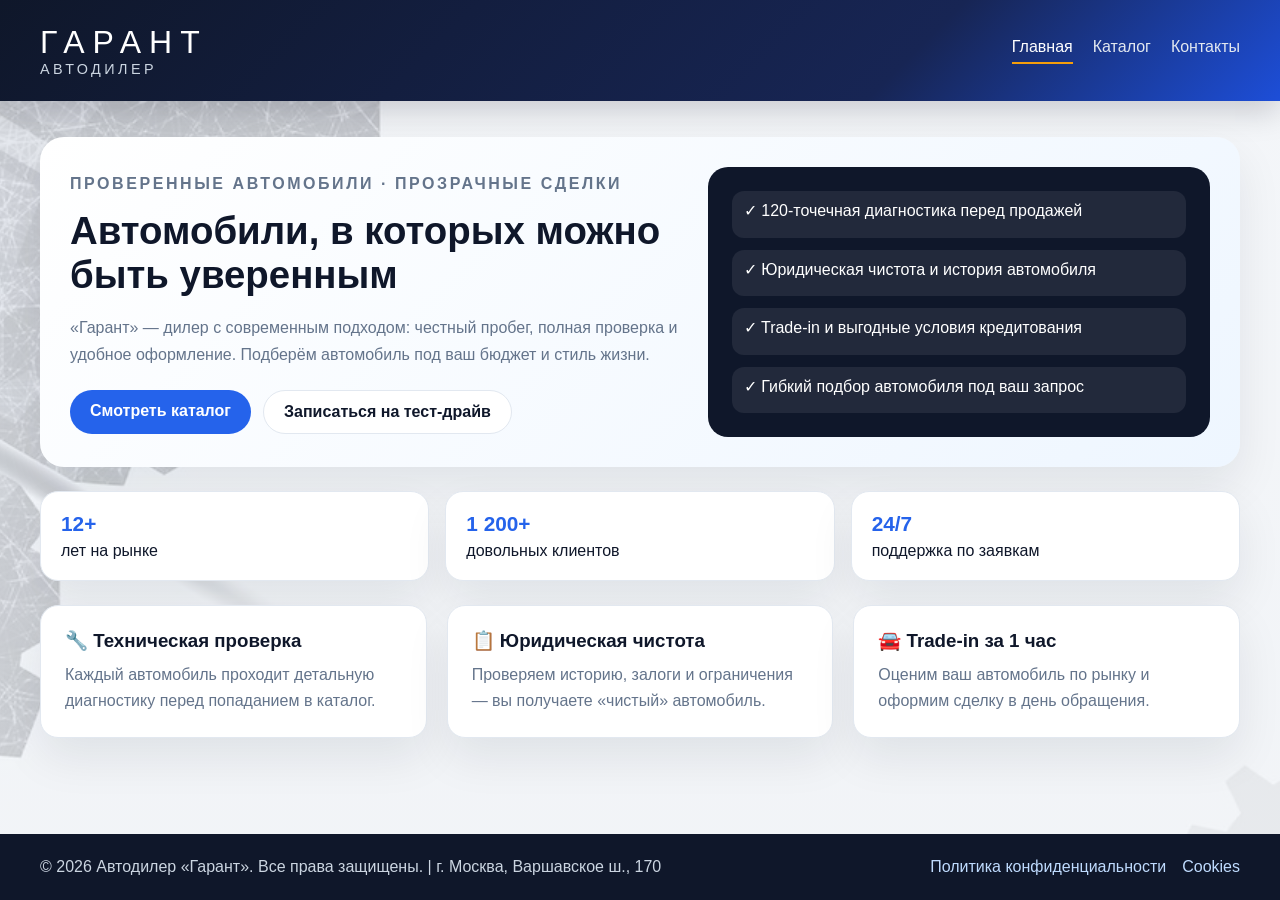
<file: index.html>
<!DOCTYPE html>
<html lang="ru">
<head>
    <meta charset="UTF-8">
    <meta name="viewport" content="width=device-width, initial-scale=1.0">
    <title>Купить проверенные автомобили в Москве — автодилер Гарант</title>
    <meta name="description" content="Автодилер Гарант в Москве предлагает проверенные автомобили с ПТС, полной историей и технической диагностикой. Trade-in и помощь в оформлении.">
    <link rel="stylesheet" href="style.css">
</head>
<body class="home-page">
    <header>
        <div class="wrapper header-inner">
            <div class="logo">
                <h1>ГАРАНТ</h1>
                <span>автодилер</span>
            </div>
            <nav>
                <a href="index.html" class="active-page">Главная</a>
                <a href="Catalog.html">Каталог</a>
                <a href="Contact.html">Контакты</a>
            </nav>
        </div>
    </header>

    <div class="wrapper">
        <main>
            <section class="hero">
                <div class="hero-text">
                    <p class="eyebrow">Проверенные автомобили · прозрачные сделки</p>
                    <h2>Автомобили, в которых можно быть уверенным</h2>
                    <p>«Гарант» — дилер с современным подходом: честный пробег, полная проверка и удобное оформление. Подберём автомобиль под ваш бюджет и стиль жизни.</p>
                    <div class="hero-actions">
                        <a href="Catalog.html" class="btn">Смотреть каталог</a>
                        <a href="Contact.html" class="btn btn-secondary">Записаться на тест-драйв</a>
                    </div>
                </div>
                <div class="hero-card">
                    <div class="card-line">✓ 120-точечная диагностика перед продажей</div>
                    <div class="card-line">✓ Юридическая чистота и история автомобиля</div>
                    <div class="card-line">✓ Trade-in и выгодные условия кредитования</div>
                    <div class="card-line">✓ Гибкий подбор автомобиля под ваш запрос</div>
                </div>
            </section>

            <section class="stats">
                <div class="stat-card">
                    <strong>12+</strong>
                    <span>лет на рынке</span>
                </div>
                <div class="stat-card">
                    <strong>1 200+</strong>
                    <span>довольных клиентов</span>
                </div>
                <div class="stat-card">
                    <strong>24/7</strong>
                    <span>поддержка по заявкам</span>
                </div>
            </section>

            <section class="features">
                <div class="feature-card">
                    <h3>🔧 Техническая проверка</h3>
                    <p>Каждый автомобиль проходит детальную диагностику перед попаданием в каталог.</p>
                </div>
                <div class="feature-card">
                    <h3>📋 Юридическая чистота</h3>
                    <p>Проверяем историю, залоги и ограничения — вы получаете «чистый» автомобиль.</p>
                </div>
                <div class="feature-card">
                    <h3>🚘 Trade-in за 1 час</h3>
                    <p>Оценим ваш автомобиль по рынку и оформим сделку в день обращения.</p>
                </div>
            </section>
        </main>
    </div>

    <footer>
        <div class="wrapper footer-row">
            <p>© 2026 Автодилер «Гарант». Все права защищены. | г. Москва, Варшавское ш., 170</p>
            <div class="footer-links">
                <a href="privacy.html">Политика конфиденциальности</a>
                <a href="privacy.html#cookies">Cookies</a>
            </div>
        </div>
    </footer>
</body>
</html>
</file>
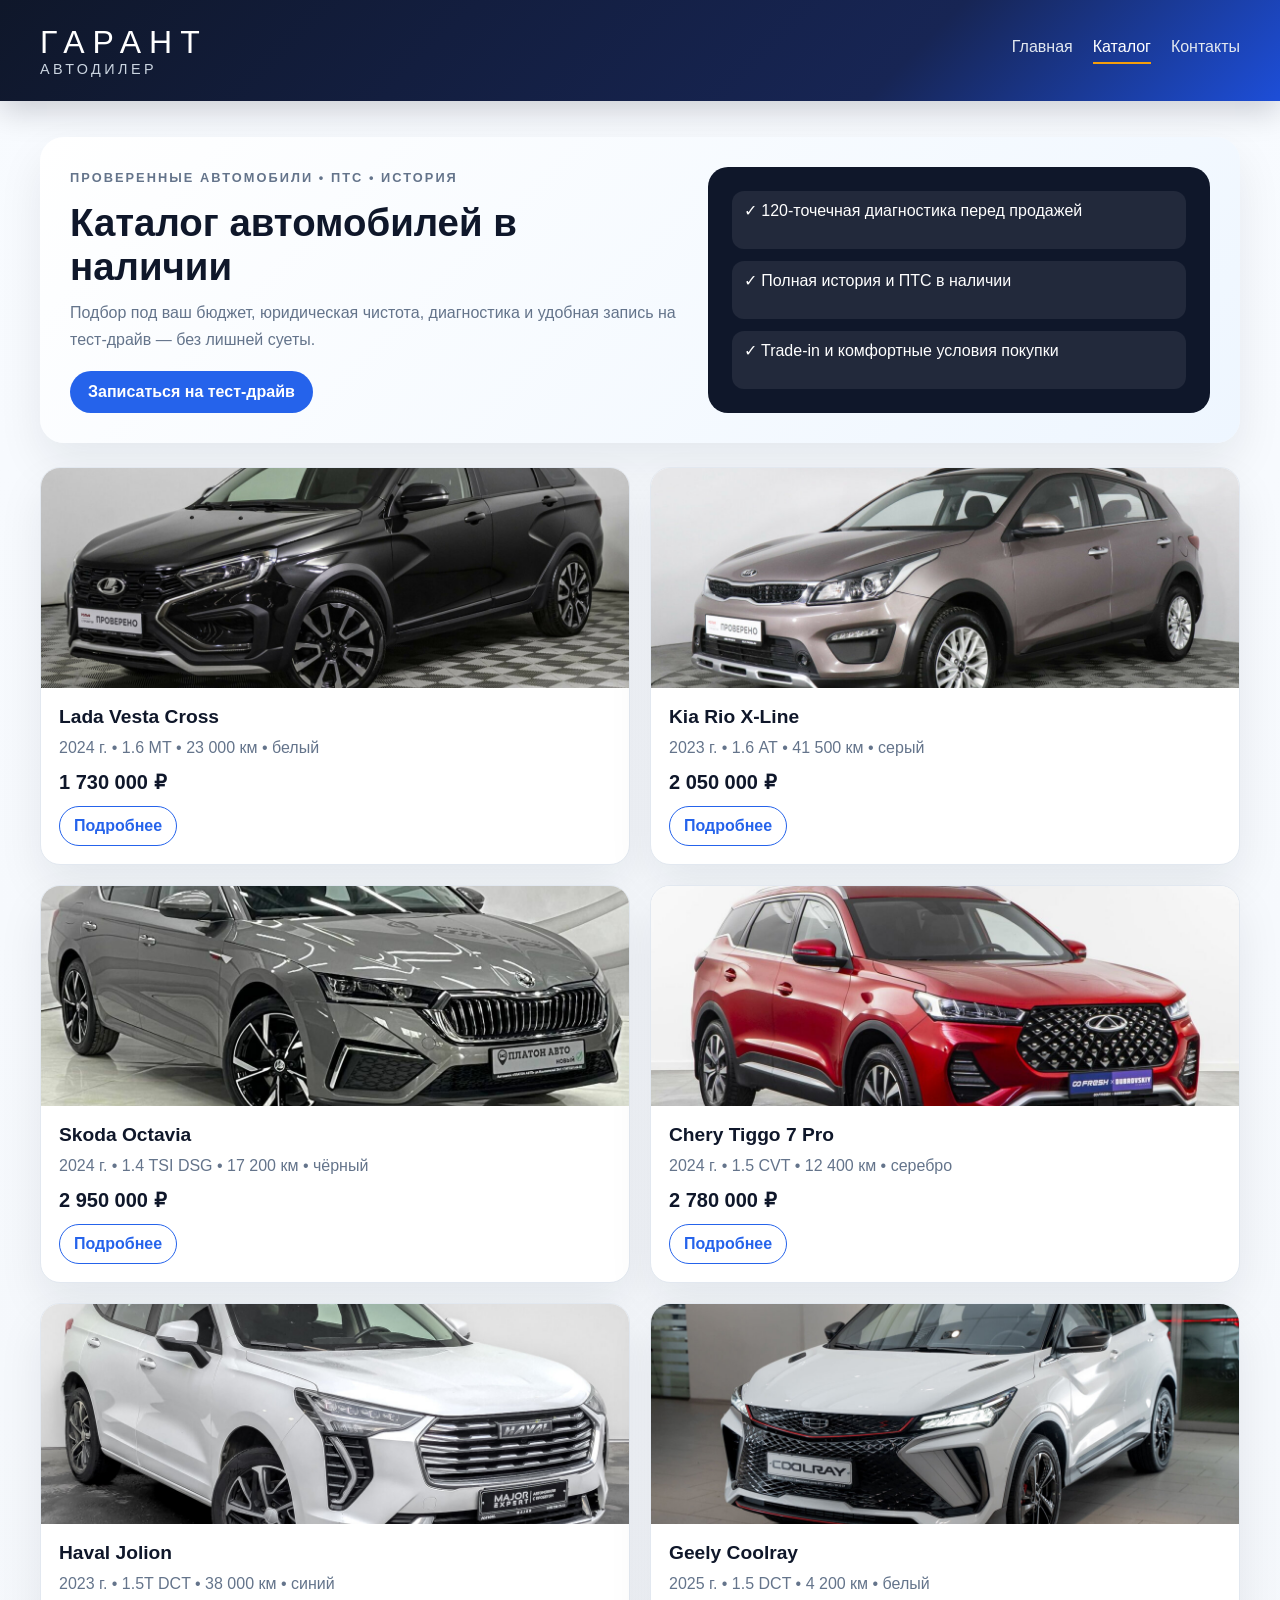
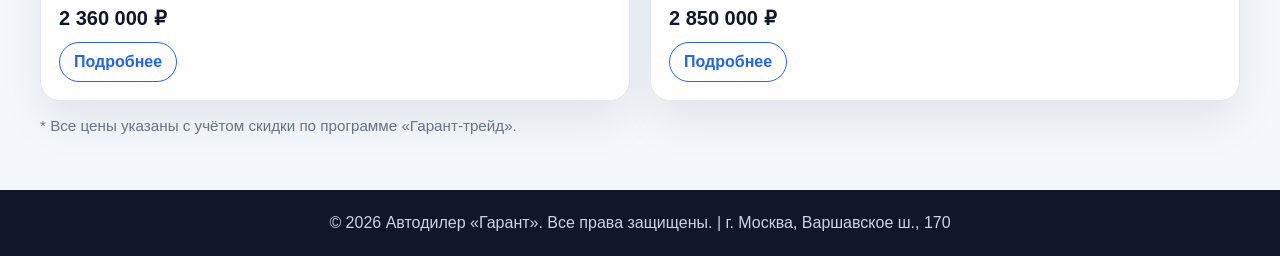
<file: Catalog.html>
<!DOCTYPE html>
<html lang="ru">
<head>
    <meta charset="UTF-8">
    <meta name="viewport" content="width=device-width, initial-scale=1.0">
    <title>Каталог — проверенные автомобили с полной историей | Гарант</title>
    <meta name="description" content="Каталог проверенных автомобилей в наличии: модели, комплектации, цены и фото. Все авто проходят проверку и имеют ПТС. Удобная навигация и запись на тест-драйв.">
    <!-- Подключаем CSS для каталога -->
    <link rel="stylesheet" href="catalog-style.css">
</head>
<body>
    <header>
        <div class="wrapper header-inner">
            <div class="logo">
                <h1>ГАРАНТ</h1>
                <span>автодилер</span>
            </div>
            <nav>
                <a href="index.html">Главная</a>
                <a href="Catalog.html" class="active-page">Каталог</a>
                <a href="Contact.html">Контакты</a>
            </nav>
        </div>
    </header>

    <div class="wrapper">
        <main>
            <section class="catalog-hero">
                <div>
                    <p class="eyebrow">Проверенные автомобили • ПТС • история</p>
                    <h2>Каталог автомобилей в наличии</h2>
                    <p>Подбор под ваш бюджет, юридическая чистота, диагностика и удобная запись на тест-драйв — без лишней суеты.</p>
                    <div class="hero-actions">
                        <a href="Contact.html" class="btn">Записаться на тест-драйв</a>
                    </div>
                </div>
                <div class="catalog-highlight-card">
                    <div class="card-line">✓ 120-точечная диагностика перед продажей</div>
                    <div class="card-line">✓ Полная история и ПТС в наличии</div>
                    <div class="card-line">✓ Trade-in и комфортные условия покупки</div>
                </div>
            </section>

            <div class="catalog-grid">
                <div class="car-card">
                    <div class="car-img">
                        <img src="images/lada-vesta.jpg" alt="Lada Vesta Cross">
                    </div>
                    <div class="car-info">
                        <h3>Lada Vesta Cross</h3>
                        <div class="car-desc">2024 г. • 1.6 МТ • 23 000 км • белый</div>
                        <div class="price">1 730 000 ₽</div>
                        <a href="podr-lada-vesta.html" class="btn-detail">Подробнее</a>
                    </div>
                </div>
                <div class="car-card">
                    <div class="car-img">
                        <img src="images/kia-rio.jpg" alt="Kia Rio X-Line">
                    </div>
                    <div class="car-info">
                        <h3>Kia Rio X-Line</h3>
                        <div class="car-desc">2023 г. • 1.6 АТ • 41 500 км • серый</div>
                        <div class="price">2 050 000 ₽</div>
                        <a href="podr-kia-rio.html" class="btn-detail">Подробнее</a>
                    </div>
                </div>
                <div class="car-card">
                    <div class="car-img">
                        <img src="images/skoda-octavia.jpg" alt="Skoda Octavia">
                    </div>
                    <div class="car-info">
                        <h3>Skoda Octavia</h3>
                        <div class="car-desc">2024 г. • 1.4 TSI DSG • 17 200 км • чёрный</div>
                        <div class="price">2 950 000 ₽</div>
                        <a href="podr-skoda-octavia.html" class="btn-detail">Подробнее</a>
                    </div>
                </div>
                <div class="car-card">
                    <div class="car-img">
                        <img src="images/chery-tiggo.jpg" alt="Chery Tiggo 7 Pro">
                    </div>
                    <div class="car-info">
                        <h3>Chery Tiggo 7 Pro</h3>
                        <div class="car-desc">2024 г. • 1.5 CVT • 12 400 км • серебро</div>
                        <div class="price">2 780 000 ₽</div>
                        <a href="podr-chery-tiggo.html" class="btn-detail">Подробнее</a>
                    </div>
                </div>
                <div class="car-card">
                    <div class="car-img">
                        <img src="images/haval-jolion.jpg" alt="Haval Jolion">
                    </div>
                    <div class="car-info">
                        <h3>Haval Jolion</h3>
                        <div class="car-desc">2023 г. • 1.5T DCT • 38 000 км • синий</div>
                        <div class="price">2 360 000 ₽</div>
                        <a href="podr-haval-jolion.html" class="btn-detail">Подробнее</a>
                    </div>
                </div>
                <div class="car-card">
                    <div class="car-img">
                        <img src="images/geely-coolray.jpg" alt="Geely Coolray">
                    </div>
                    <div class="car-info">
                        <h3>Geely Coolray</h3>
                        <div class="car-desc">2025 г. • 1.5 DCT • 4 200 км • белый</div>
                        <div class="price">2 850 000 ₽</div>
                        <a href="podr-geely-coolray.html" class="btn-detail">Подробнее</a>
                    </div>
                </div>
            </div>
            <p class="price-note">* Все цены указаны с учётом скидки по программе «Гарант-трейд».</p>
        </main>
    </div>

    <footer>
        <div class="wrapper">
            <p>© 2026 Автодилер «Гарант». Все права защищены. | г. Москва, Варшавское ш., 170</p>
        </div>
    </footer>
</body>
</html>
</file>
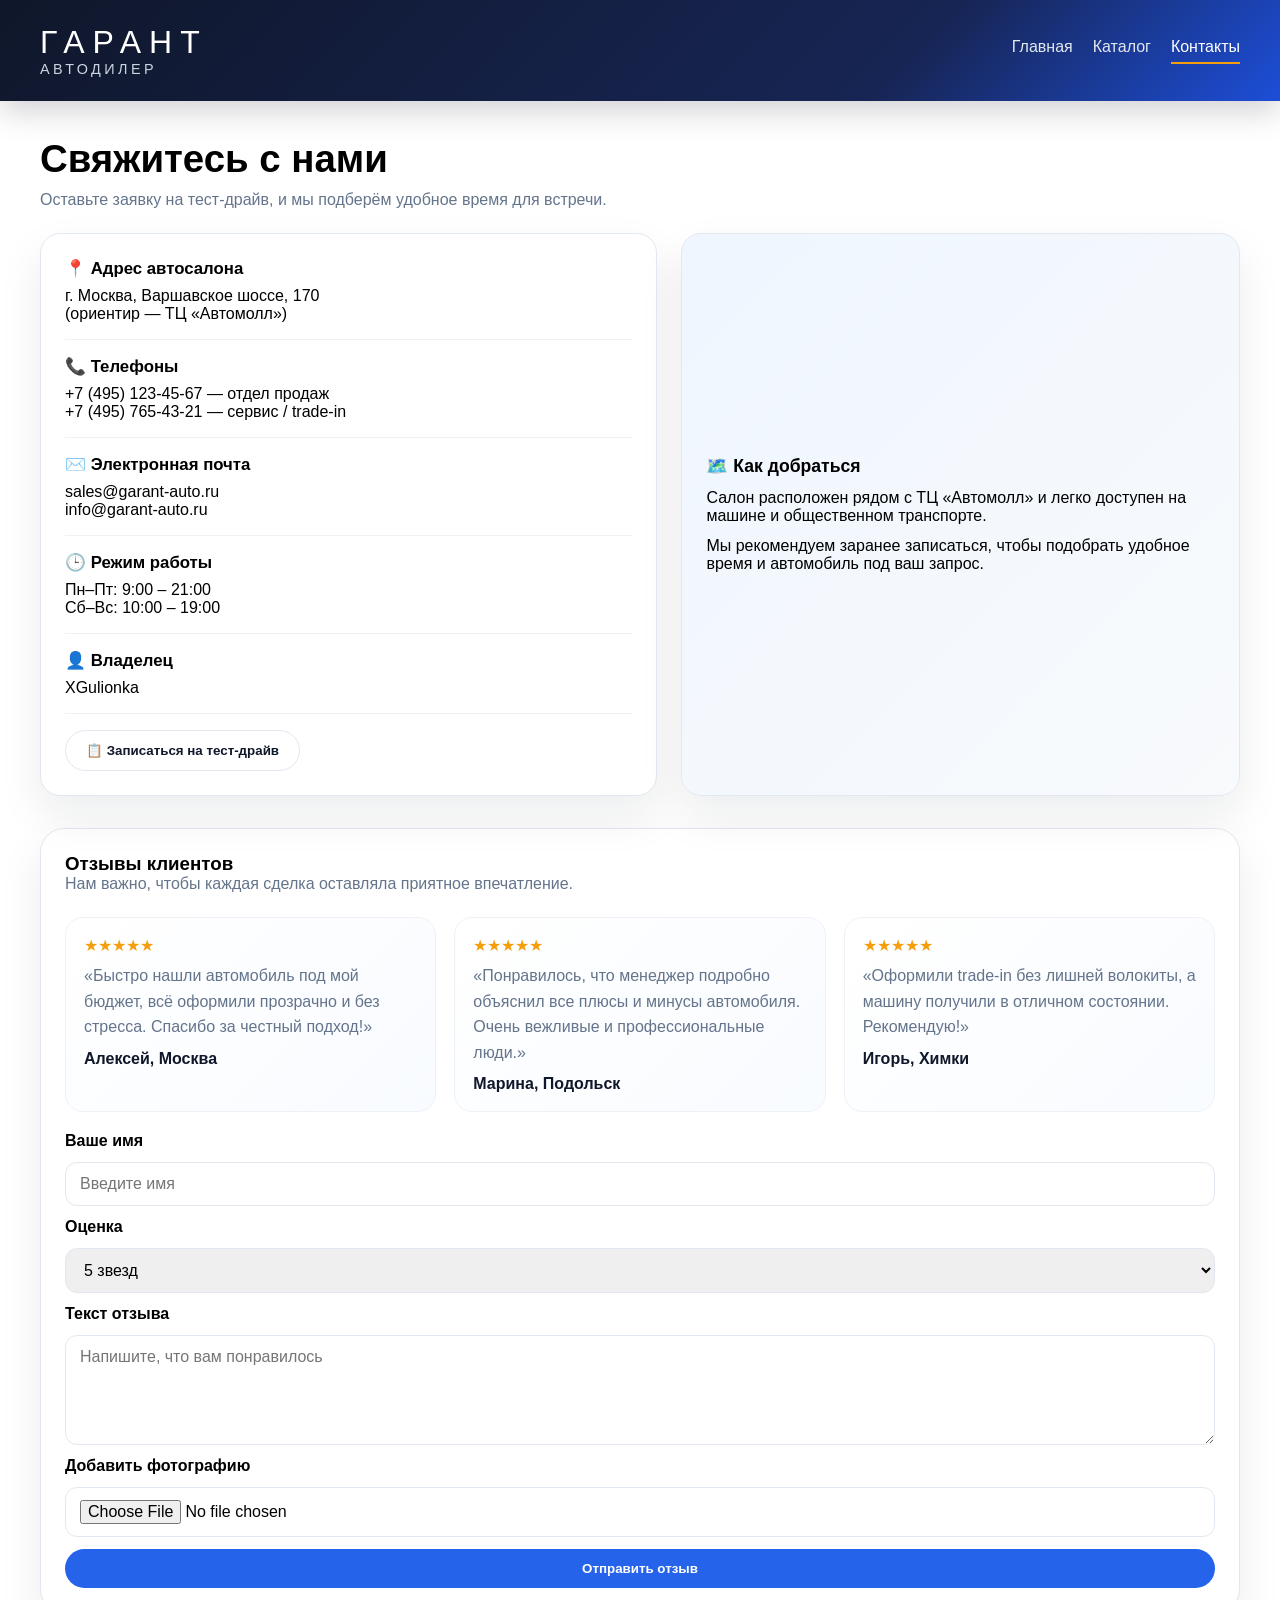
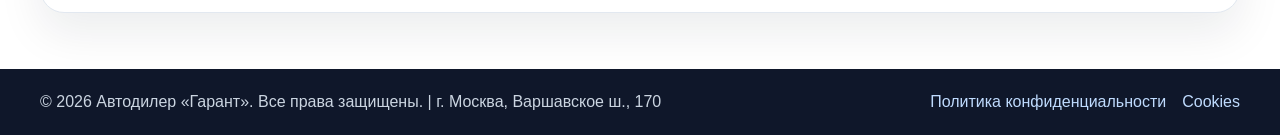
<file: Contact.html>
<!DOCTYPE html>
<html lang="ru">
<head>
    <meta charset="UTF-8">
    <meta name="viewport" content="width=device-width, initial-scale=1.0">
    <title>Контакты автодилера Гарант — адрес, телефон, запись на тест-драйв</title>
    <meta name="description" content="Контакты автодилера Гарант в Москве: адрес, телефон, часы работы и запись на тест-драйв. Подберём и оформим автомобиль быстро.">
    <link rel="stylesheet" href="style.css">
    <style>
        .page-title {
            font-size: clamp(1.8rem, 3vw, 2.4rem);
            margin-bottom: 10px;
        }
        .page-subtitle {
            color: var(--muted);
            margin-bottom: 24px;
        }
        .contact-layout {
            display: grid;
            grid-template-columns: 1.05fr 0.95fr;
            gap: 24px;
        }
        .contact-card, .map-card {
            background: var(--surface);
            border: 1px solid var(--border);
            border-radius: 20px;
            padding: 24px;
            box-shadow: var(--shadow);
        }
        .contact-item {
            padding-bottom: 16px;
            margin-bottom: 16px;
            border-bottom: 1px solid #eef2f7;
        }
        .contact-item:last-child {
            border-bottom: none;
            margin-bottom: 0;
            padding-bottom: 0;
        }
        .contact-item h3 {
            margin-bottom: 8px;
            font-size: 1.05rem;
        }
        .map-card {
            min-height: 320px;
            display: flex;
            flex-direction: column;
            justify-content: center;
            gap: 12px;
            background: linear-gradient(135deg, #eff6ff, #f8fafc);
        }
        .map-card strong {
            font-size: 1.1rem;
        }
        .modal-backdrop {
            position: fixed;
            inset: 0;
            background: rgba(2, 6, 23, 0.68);
            display: none;
            align-items: center;
            justify-content: center;
            padding: 20px;
            z-index: 1000;
        }
        .modal-backdrop.open {
            display: flex;
        }
        .modal {
            width: min(560px, 100%);
            background: white;
            border-radius: 22px;
            padding: 24px;
            box-shadow: var(--shadow);
        }
        .modal h3 {
            margin-bottom: 6px;
        }
        .modal form {
            display: grid;
            gap: 12px;
            margin-top: 16px;
        }
        label {
            display: grid;
            gap: 6px;
            font-weight: 600;
        }
        input, select {
            padding: 12px 14px;
            border-radius: 12px;
            border: 1px solid var(--border);
            font: inherit;
        }
        .modal-actions {
            display: flex;
            justify-content: flex-end;
            gap: 10px;
            margin-top: 10px;
        }
        .success {
            margin-top: 12px;
            display: none;
            padding: 12px 14px;
            border-radius: 12px;
            background: #ecfdf3;
            color: #166534;
        }
        .success.show {
            display: block;
        }
        .reviews-section {
            margin-top: 32px;
            background: var(--surface);
            border: 1px solid var(--border);
            border-radius: 24px;
            padding: 24px;
            box-shadow: var(--shadow);
        }
        .reviews-grid {
            display: grid;
            grid-template-columns: repeat(3, minmax(0, 1fr));
            gap: 18px;
            margin-top: 18px;
        }
        .review-card {
            border: 1px solid #eef2f7;
            border-radius: 18px;
            padding: 18px;
            background: linear-gradient(135deg, #ffffff, #f8fbff);
        }
        .review-card .stars {
            color: #f59e0b;
            margin-bottom: 8px;
            font-size: 1rem;
        }
        .review-card p {
            color: var(--muted);
            line-height: 1.6;
            margin-bottom: 10px;
        }
        .review-author {
            font-weight: 700;
            color: var(--text);
        }
        .review-photo {
            width: 100%;
            height: 150px;
            object-fit: cover;
            border-radius: 12px;
            margin-top: 10px;
        }
        .review-form {
            margin-top: 20px;
            display: grid;
            gap: 12px;
        }
        .review-form textarea,
        .review-form input[type="file"],
        .review-form select {
            width: 100%;
            padding: 12px 14px;
            border-radius: 12px;
            border: 1px solid var(--border);
            font: inherit;
        }
        .review-form textarea {
            min-height: 110px;
            resize: vertical;
        }
        @media (max-width: 900px) {
            .contact-layout {
                grid-template-columns: 1fr;
            }
            .reviews-grid {
                grid-template-columns: 1fr;
            }
        }
    </style>
</head>
<body>
    <header>
        <div class="wrapper header-inner">
            <div class="logo">
                <h1>ГАРАНТ</h1>
                <span>автодилер</span>
            </div>
            <nav>
                <a href="index.html">Главная</a>
                <a href="Catalog.html">Каталог</a>
                <a href="Contact.html" class="active-page">Контакты</a>
            </nav>
        </div>
    </header>

    <div class="wrapper">
        <main>
            <h2 class="page-title">Свяжитесь с нами</h2>
            <p class="page-subtitle">Оставьте заявку на тест-драйв, и мы подберём удобное время для встречи.</p>
            <div class="contact-layout">
                <div class="contact-card">
                    <div class="contact-item">
                        <h3>📍 Адрес автосалона</h3>
                        <p>г. Москва, Варшавское шоссе, 170<br> (ориентир — ТЦ «Автомолл»)</p>
                    </div>
                    <div class="contact-item">
                        <h3>📞 Телефоны</h3>
                        <p>+7 (495) 123-45-67 — отдел продаж<br>+7 (495) 765-43-21 — сервис / trade-in</p>
                    </div>
                    <div class="contact-item">
                        <h3>✉️ Электронная почта</h3>
                        <p>sales@garant-auto.ru<br>info@garant-auto.ru</p>
                    </div>
                    <div class="contact-item">
                        <h3>🕒 Режим работы</h3>
                        <p>Пн–Пт: 9:00 – 21:00<br>Сб–Вс: 10:00 – 19:00</p>
                    </div>
                    <div class="contact-item">
                        <h3>👤 Владелец</h3>
                        <p>XGulionka</p>
                    </div>
                    <button type="button" class="btn btn-secondary" data-open-modal>📋 Записаться на тест-драйв</button>
                </div>

                <div class="map-card">
                    <strong>🗺️ Как добраться</strong>
                    <p>Салон расположен рядом с ТЦ «Автомолл» и легко доступен на машине и общественном транспорте.</p>
                    <p>Мы рекомендуем заранее записаться, чтобы подобрать удобное время и автомобиль под ваш запрос.</p>
                </div>
            </div>

            <section class="reviews-section">
                <h3>Отзывы клиентов</h3>
                <p class="page-subtitle">Нам важно, чтобы каждая сделка оставляла приятное впечатление.</p>
                <div class="reviews-grid" id="reviewsGrid">
                    <article class="review-card">
                        <div class="stars">★★★★★</div>
                        <p>«Быстро нашли автомобиль под мой бюджет, всё оформили прозрачно и без стресса. Спасибо за честный подход!»</p>
                        <div class="review-author">Алексей, Москва</div>
                    </article>
                    <article class="review-card">
                        <div class="stars">★★★★★</div>
                        <p>«Понравилось, что менеджер подробно объяснил все плюсы и минусы автомобиля. Очень вежливые и профессиональные люди.»</p>
                        <div class="review-author">Марина, Подольск</div>
                    </article>
                    <article class="review-card">
                        <div class="stars">★★★★★</div>
                        <p>«Оформили trade-in без лишней волокиты, а машину получили в отличном состоянии. Рекомендую!»</p>
                        <div class="review-author">Игорь, Химки</div>
                    </article>
                </div>

                <form class="review-form" id="reviewForm">
                    <label for="reviewName">Ваше имя</label>
                    <input id="reviewName" type="text" placeholder="Введите имя" required>
                    <label for="reviewRating">Оценка</label>
                    <select id="reviewRating" required>
                        <option value="1">1 звезда</option>
                        <option value="2">2 звезды</option>
                        <option value="3">3 звезды</option>
                        <option value="4">4 звезды</option>
                        <option value="5" selected>5 звезд</option>
                    </select>
                    <label for="reviewText">Текст отзыва</label>
                    <textarea id="reviewText" placeholder="Напишите, что вам понравилось" required></textarea>
                    <label for="reviewPhoto">Добавить фотографию</label>
                    <input id="reviewPhoto" type="file" accept="image/*">
                    <button type="submit" class="btn">Отправить отзыв</button>
                    <div class="success" id="reviewSuccess">Спасибо! Ваш отзыв отправлен и скоро появится на странице.</div>
                </form>
            </section>
        </main>
    </div>

    <div class="modal-backdrop" id="testDriveModal" aria-hidden="true">
        <div class="modal" role="dialog" aria-modal="true" aria-labelledby="modalTitle">
            <h3 id="modalTitle">Запись на тест-драйв</h3>
            <p>Оставьте свои данные, и мы свяжемся с вами для подтверждения времени.</p>
            <form id="testDriveForm">
                <label>Имя<input type="text" name="firstName" required></label>
                <label>Фамилия<input type="text" name="lastName" required></label>
                <label>Отчество<input type="text" name="patronymic"></label>
                <label>Номер телефона<input type="tel" name="phone" required></label>
                <label>Email<input type="email" name="email" required></label>
                <label>Удобное время
                    <select name="time" required>
                        <option value="">Выберите время</option>
                        <option>09:00–10:00</option>
                        <option>10:00–12:00</option>
                        <option>12:00–14:00</option>
                        <option>14:00–16:00</option>
                        <option>16:00–18:00</option>
                        <option>18:00–20:00</option>
                    </select>
                </label>
                <div class="modal-actions">
                    <button type="button" class="btn btn-secondary" data-close-modal>Отмена</button>
                    <button type="submit" class="btn">Отправить</button>
                </div>
            </form>
            <div class="success" id="formSuccess">Спасибо! Ваша заявка принята, мы скоро свяжемся с вами.</div>
        </div>
    </div>

    <footer>
        <div class="wrapper footer-row">
            <p>© 2026 Автодилер «Гарант». Все права защищены. | г. Москва, Варшавское ш., 170</p>
            <div class="footer-links">
                <a href="privacy.html">Политика конфиденциальности</a>
                <a href="privacy.html#cookies">Cookies</a>
            </div>
        </div>
    </footer>

    <script>
        const modal = document.getElementById('testDriveModal');
        const openBtn = document.querySelector('[data-open-modal]');
        const closeBtn = document.querySelector('[data-close-modal]');
        const form = document.getElementById('testDriveForm');
        const success = document.getElementById('formSuccess');
        const reviewForm = document.getElementById('reviewForm');
        const reviewSuccess = document.getElementById('reviewSuccess');
        const reviewsGrid = document.getElementById('reviewsGrid');

        function openModal() {
            modal.classList.add('open');
            modal.setAttribute('aria-hidden', 'false');
        }

        function closeModal() {
            modal.classList.remove('open');
            modal.setAttribute('aria-hidden', 'true');
            success.classList.remove('show');
            form.reset();
        }

        openBtn?.addEventListener('click', openModal);
        closeBtn?.addEventListener('click', closeModal);
        modal?.addEventListener('click', (event) => {
            if (event.target === modal) closeModal();
        });

        form?.addEventListener('submit', (event) => {
            event.preventDefault();
            success.classList.add('show');
        });

        reviewForm?.addEventListener('submit', (event) => {
            event.preventDefault();

            const name = document.getElementById('reviewName').value.trim();
            const text = document.getElementById('reviewText').value.trim();
            const photoInput = document.getElementById('reviewPhoto');

            if (!name || !text) return;

            const rating = document.getElementById('reviewRating').value;
            const reviewCard = document.createElement('article');
            reviewCard.className = 'review-card';
            reviewCard.innerHTML = `
                <div class="stars">${'★'.repeat(rating)}</div>
                <p>«${text}»</p>
                <div class="review-author">${name}</div>
            `;

            if (photoInput && photoInput.files && photoInput.files[0]) {
                const reader = new FileReader();
                reader.onload = function (event) {
                    const img = document.createElement('img');
                    img.className = 'review-photo';
                    img.src = event.target.result;
                    img.alt = `Отзыв клиента ${name}`;
                    reviewCard.appendChild(img);
                    reviewsGrid.prepend(reviewCard);
                };
                reader.readAsDataURL(photoInput.files[0]);
            } else {
                reviewsGrid.prepend(reviewCard);
            }

            reviewSuccess.classList.add('show');
            reviewForm.reset();
        });
    </script>
</body>
</html>
</file>
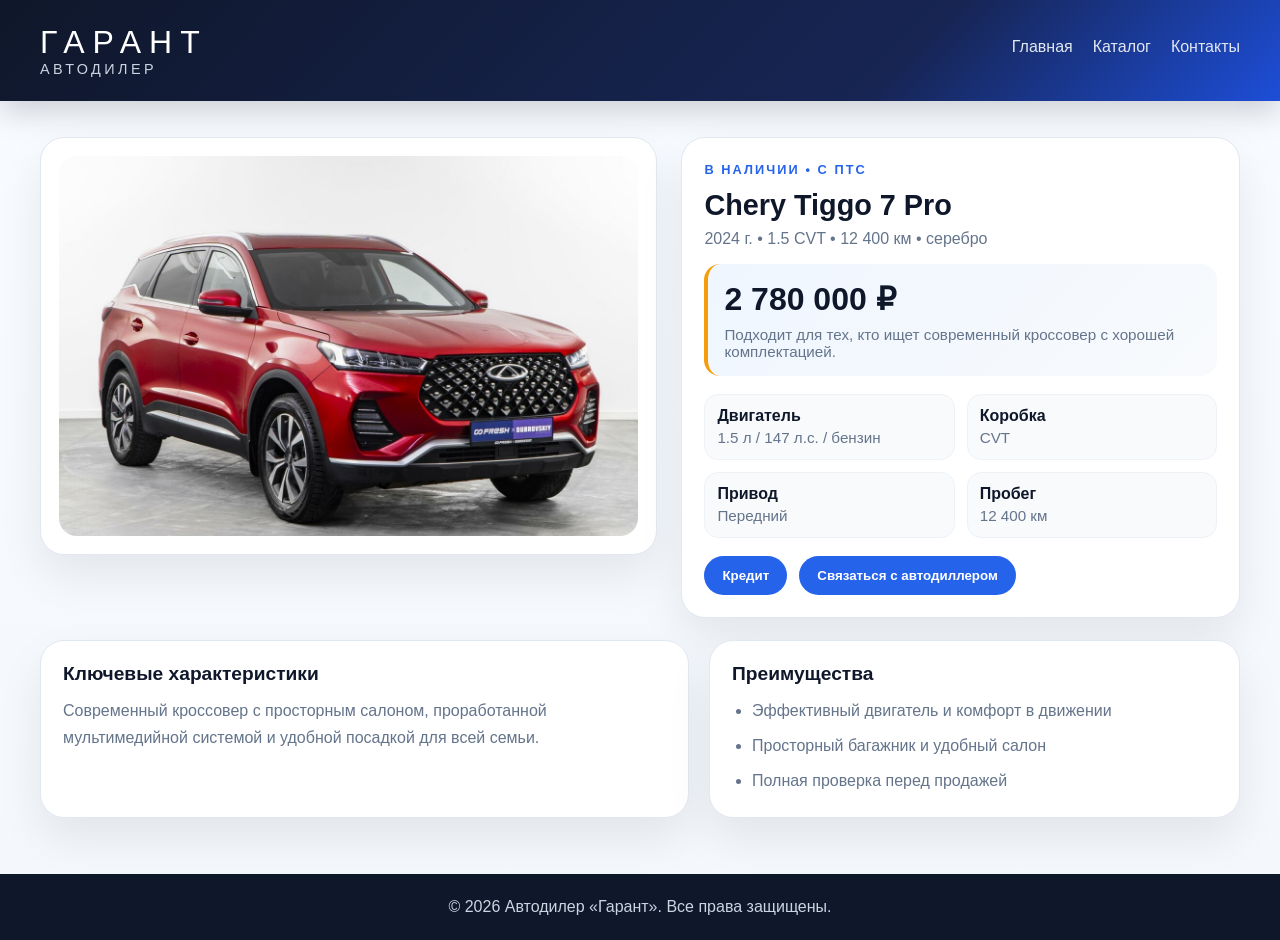
<file: podr-chery-tiggo.html>
<!DOCTYPE html>
<html lang="ru">
<head>
    <meta charset="UTF-8">
    <meta name="viewport" content="width=device-width, initial-scale=1.0">
    <title>Chery Tiggo 7 Pro 2024 — купить в Москве, серебристый | Гарант</title>
    <meta name="description" content="Chery Tiggo 7 Pro 2024, 1.5 CVT, 12 400 км, серебро. Полная история и техническая проверка. Подробные фото, характеристики и условия покупки.">
    <link rel="stylesheet" href="catalog-style.css">
    <script defer src="car-actions.js"></script>
</head>
<body>
    <header>
        <div class="wrapper header-inner">
            <div class="logo">
                <h1>ГАРАНТ</h1>
                <span>автодилер</span>
            </div>
            <nav>
                <a href="index.html">Главная</a>
                <a href="Catalog.html">Каталог</a>
                <a href="Contact.html">Контакты</a>
            </nav>
        </div>
    </header>

    <div class="wrapper">
        <main>
            <section class="car-detail">
                <div class="car-gallery">
                    <div class="main-image">
                        <img src="images/chery-tiggo.jpg" alt="Chery Tiggo 7 Pro">
                    </div>
                </div>
                <div class="car-specs">
                    <p class="eyebrow">В наличии • С ПТС</p>
                    <h2>Chery Tiggo 7 Pro</h2>
                    <div class="car-subtitle">2024 г. • 1.5 CVT • 12 400 км • серебро</div>
                    <div class="price-block">
                        <div class="price-big">2 780 000 ₽</div>
                        <div class="price-credit">Подходит для тех, кто ищет современный кроссовер с хорошей комплектацией.</div>
                    </div>
                    <div class="spec-grid">
                        <div class="spec-item"><strong>Двигатель</strong><span>1.5 л / 147 л.с. / бензин</span></div>
                        <div class="spec-item"><strong>Коробка</strong><span>CVT</span></div>
                        <div class="spec-item"><strong>Привод</strong><span>Передний</span></div>
                        <div class="spec-item"><strong>Пробег</strong><span>12 400 км</span></div>
                    </div>
                    <div class="action-buttons">
                        <button class="btn action-btn" data-open-credit>Кредит</button>
                        <button class="btn btn-secondary action-btn" data-open-chat>Связаться с автодиллером</button>
                    </div>
                </div>
            </section>

            <section class="detail-section">
                <div class="detail-card">
                    <h3>Ключевые характеристики</h3>
                    <p>Современный кроссовер с просторным салоном, проработанной мультимедийной системой и удобной посадкой для всей семьи.</p>
                </div>
                <div class="detail-card">
                    <h3>Преимущества</h3>
                    <ul>
                        <li>Эффективный двигатель и комфорт в движении</li>
                        <li>Просторный багажник и удобный салон</li>
                        <li>Полная проверка перед продажей</li>
                    </ul>
                </div>
            </section>
        </main>
    </div>

    <div class="modal-overlay hidden" id="creditModal">
        <div class="modal-card">
            <h3>Кредит на автомобиль</h3>
            <p>Подберите удобные условия финансирования.</p>
            <form class="modal-form" id="creditForm">
                <label>Сумма кредита
                    <input type="number" name="creditAmount" id="creditAmount" min="100000" step="10000" value="2780000" required>
                </label>
                <label>Первоначальный взнос
                    <select name="initialPayment" id="initialPayment">
                        <option value="0">0 ₽</option>
                        <option value="278000">278 000 ₽</option>
                        <option value="556000">556 000 ₽</option>
                        <option value="834000">834 000 ₽</option>
                    </select>
                </label>
                <label>Срок кредита
                    <select name="creditTerm" id="creditTerm">
                        <option value="1">1 год</option>
                        <option value="2">2 года</option>
                        <option value="3" selected>3 года</option>
                        <option value="4">4 года</option>
                        <option value="5">5 лет</option>
                    </select>
                </label>
                <div class="modal-actions">
                    <button type="button" class="btn btn-secondary" data-close-modal>Закрыть</button>
                    <button type="submit" class="btn">Рассчитать</button>
                </div>
                <div id="creditResult" class="credit-result"></div>
            </form>
        </div>
    </div>

    <div class="modal-overlay hidden" id="chatModal">
        <div class="modal-card">
            <h3>Связаться с автодиллером</h3>
            <p>Напишите вопрос или пожелание — и мы ответим как можно скорее.</p>
            <div class="chat-log" id="chatLog"></div>
            <form class="modal-form" id="chatForm">
                <textarea id="chatInput" rows="4" placeholder="Например: хочу забронировать автомобиль и узнать детали..."></textarea>
                <div class="modal-actions">
                    <button type="button" class="btn btn-secondary" data-close-modal>Закрыть</button>
                    <button type="submit" class="btn">Отправить</button>
                </div>
            </form>
        </div>
    </div>

    <footer>
        <div class="wrapper">
            <p>© 2026 Автодилер «Гарант». Все права защищены.</p>
        </div>
    </footer>
</body>
</html>
</file>
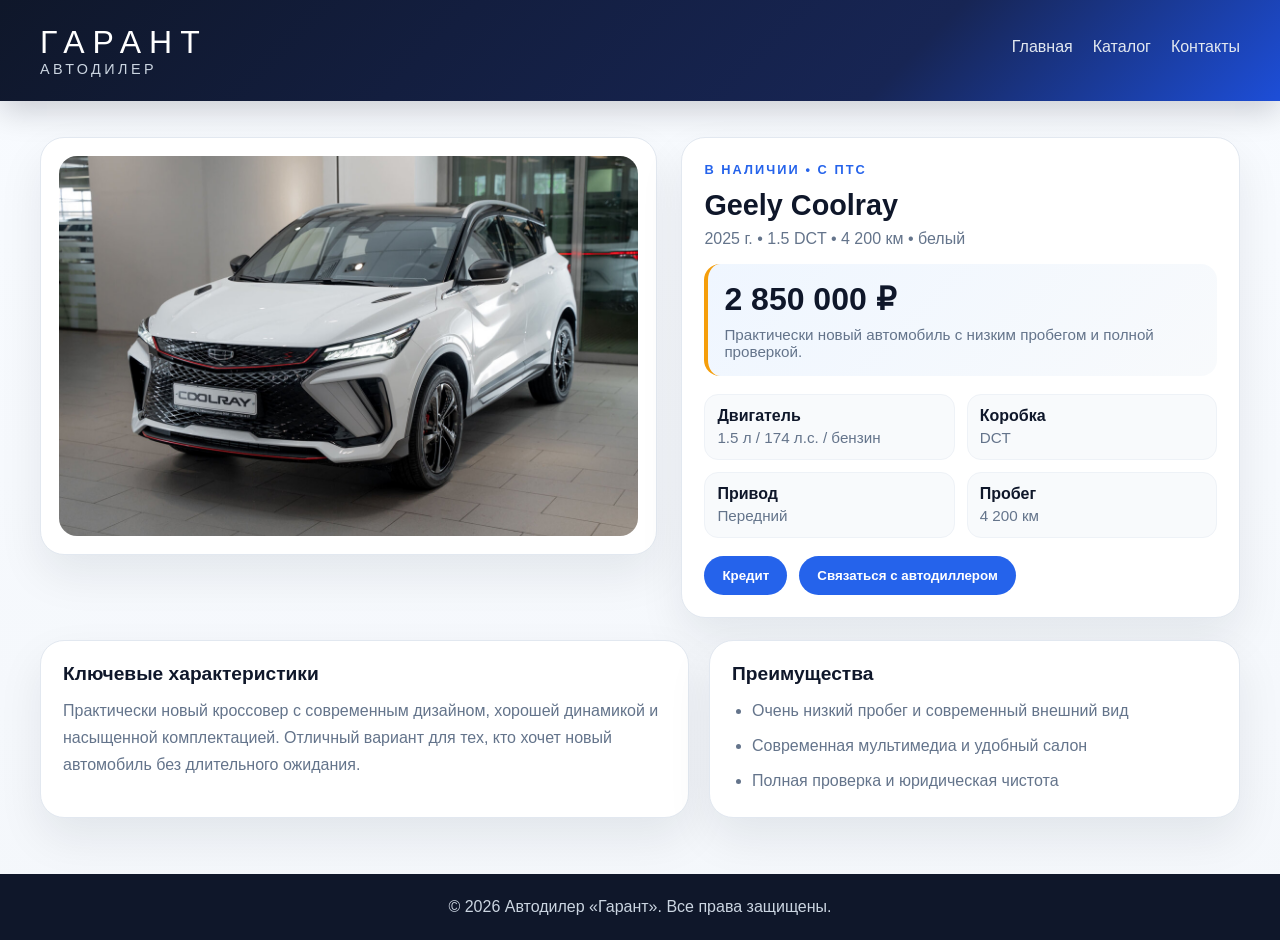
<file: podr-geely-coolray.html>
<!DOCTYPE html>
<html lang="ru">
<head>
    <meta charset="UTF-8">
    <meta name="viewport" content="width=device-width, initial-scale=1.0">
    <title>Geely Coolray 2025 — 4 200 км, купить в Москве | Гарант</title>
    <meta name="description" content="Geely Coolray 2025, 1.5 DCT, 4 200 км, белый. Практически новый автомобиль с ПТС и полной историей. Подробные фото и условия покупки.">
    <link rel="stylesheet" href="catalog-style.css">
    <script defer src="car-actions.js"></script>
</head>
<body>
    <header>
        <div class="wrapper header-inner">
            <div class="logo">
                <h1>ГАРАНТ</h1>
                <span>автодилер</span>
            </div>
            <nav>
                <a href="index.html">Главная</a>
                <a href="Catalog.html">Каталог</a>
                <a href="Contact.html">Контакты</a>
            </nav>
        </div>
    </header>

    <div class="wrapper">
        <main>
            <section class="car-detail">
                <div class="car-gallery">
                    <div class="main-image">
                        <img src="images/geely-coolray.jpg" alt="Geely Coolray">
                    </div>
                </div>
                <div class="car-specs">
                    <p class="eyebrow">В наличии • С ПТС</p>
                    <h2>Geely Coolray</h2>
                    <div class="car-subtitle">2025 г. • 1.5 DCT • 4 200 км • белый</div>
                    <div class="price-block">
                        <div class="price-big">2 850 000 ₽</div>
                        <div class="price-credit">Практически новый автомобиль с низким пробегом и полной проверкой.</div>
                    </div>
                    <div class="spec-grid">
                        <div class="spec-item"><strong>Двигатель</strong><span>1.5 л / 174 л.с. / бензин</span></div>
                        <div class="spec-item"><strong>Коробка</strong><span>DCT</span></div>
                        <div class="spec-item"><strong>Привод</strong><span>Передний</span></div>
                        <div class="spec-item"><strong>Пробег</strong><span>4 200 км</span></div>
                    </div>
                    <div class="action-buttons">
                        <button class="btn action-btn" data-open-credit>Кредит</button>
                        <button class="btn btn-secondary action-btn" data-open-chat>Связаться с автодиллером</button>
                    </div>
                </div>
            </section>

            <section class="detail-section">
                <div class="detail-card">
                    <h3>Ключевые характеристики</h3>
                    <p>Практически новый кроссовер с современным дизайном, хорошей динамикой и насыщенной комплектацией. Отличный вариант для тех, кто хочет новый автомобиль без длительного ожидания.</p>
                </div>
                <div class="detail-card">
                    <h3>Преимущества</h3>
                    <ul>
                        <li>Очень низкий пробег и современный внешний вид</li>
                        <li>Современная мультимедиа и удобный салон</li>
                        <li>Полная проверка и юридическая чистота</li>
                    </ul>
                </div>
            </section>
        </main>
    </div>

    <div class="modal-overlay hidden" id="creditModal">
        <div class="modal-card">
            <h3>Кредит на автомобиль</h3>
            <p>Подберите удобные условия финансирования.</p>
            <form class="modal-form" id="creditForm">
                <label>Сумма кредита
                    <input type="number" name="creditAmount" id="creditAmount" min="100000" step="10000" value="2850000" required>
                </label>
                <label>Первоначальный взнос
                    <select name="initialPayment" id="initialPayment">
                        <option value="0">0 ₽</option>
                        <option value="285000">285 000 ₽</option>
                        <option value="570000">570 000 ₽</option>
                        <option value="855000">855 000 ₽</option>
                    </select>
                </label>
                <label>Срок кредита
                    <select name="creditTerm" id="creditTerm">
                        <option value="1">1 год</option>
                        <option value="2">2 года</option>
                        <option value="3" selected>3 года</option>
                        <option value="4">4 года</option>
                        <option value="5">5 лет</option>
                    </select>
                </label>
                <div class="modal-actions">
                    <button type="button" class="btn btn-secondary" data-close-modal>Закрыть</button>
                    <button type="submit" class="btn">Рассчитать</button>
                </div>
                <div id="creditResult" class="credit-result"></div>
            </form>
        </div>
    </div>

    <div class="modal-overlay hidden" id="chatModal">
        <div class="modal-card">
            <h3>Связаться с автодиллером</h3>
            <p>Напишите вопрос или пожелание — и мы ответим как можно скорее.</p>
            <div class="chat-log" id="chatLog"></div>
            <form class="modal-form" id="chatForm">
                <textarea id="chatInput" rows="4" placeholder="Например: хочу забронировать автомобиль и узнать детали..."></textarea>
                <div class="modal-actions">
                    <button type="button" class="btn btn-secondary" data-close-modal>Закрыть</button>
                    <button type="submit" class="btn">Отправить</button>
                </div>
            </form>
        </div>
    </div>

    <footer>
        <div class="wrapper">
            <p>© 2026 Автодилер «Гарант». Все права защищены.</p>
        </div>
    </footer>
</body>
</html>
</file>
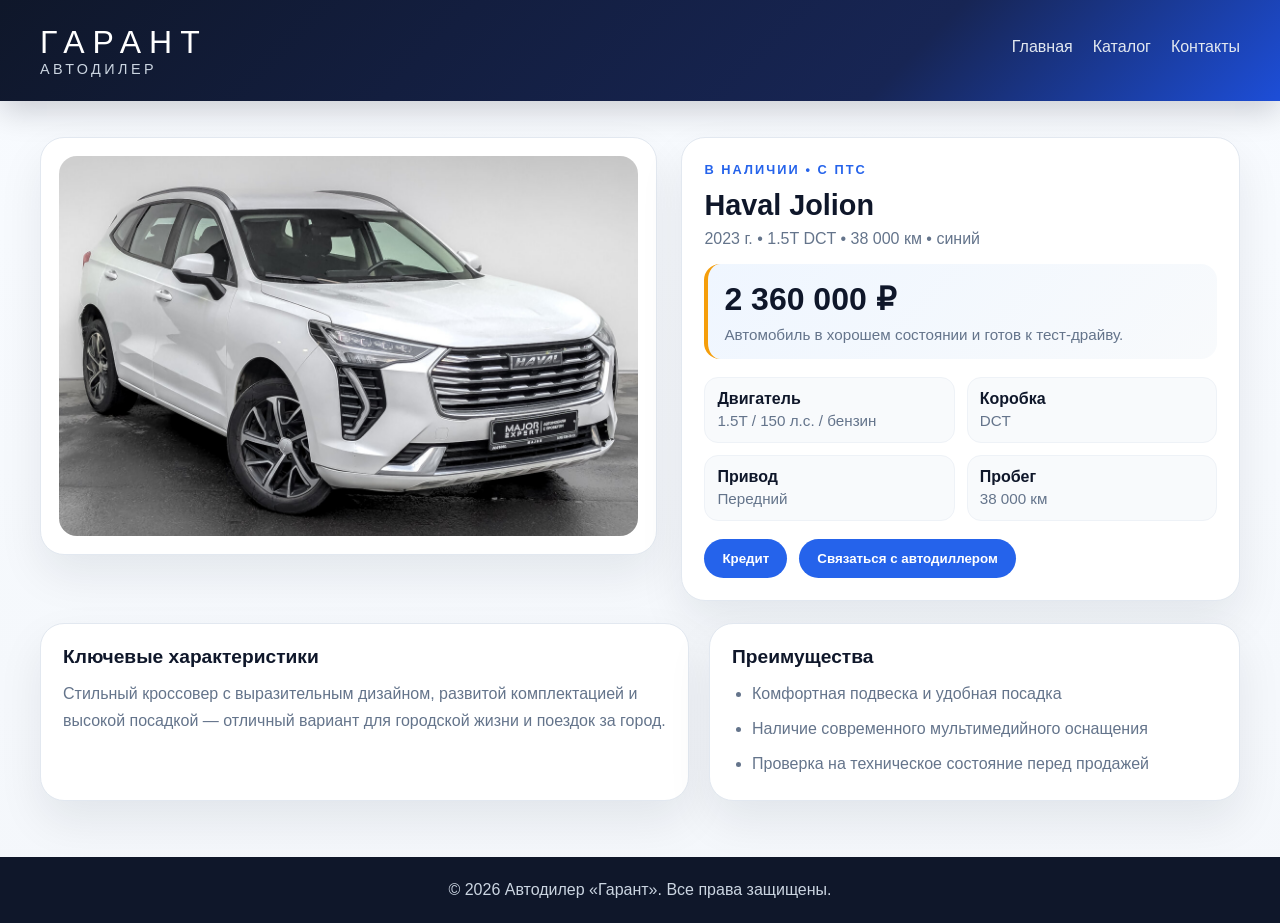
<file: podr-haval-jolion.html>
<!DOCTYPE html>
<html lang="ru">
<head>
    <meta charset="UTF-8">
    <meta name="viewport" content="width=device-width, initial-scale=1.0">
    <title>Haval Jolion 2023 — 38 000 км, купить в Москве | Гарант</title>
    <meta name="description" content="Haval Jolion 2023, 1.5T DCT, 38 000 км, синий. Автомобиль с полной историей, ПТС и технической проверкой. Запись на тест-драйв и помощь в оформлении.">
    <link rel="stylesheet" href="catalog-style.css">
    <script defer src="car-actions.js"></script>
</head>
<body>
    <header>
        <div class="wrapper header-inner">
            <div class="logo">
                <h1>ГАРАНТ</h1>
                <span>автодилер</span>
            </div>
            <nav>
                <a href="index.html">Главная</a>
                <a href="Catalog.html">Каталог</a>
                <a href="Contact.html">Контакты</a>
            </nav>
        </div>
    </header>

    <div class="wrapper">
        <main>
            <section class="car-detail">
                <div class="car-gallery">
                    <div class="main-image">
                        <img src="images/haval-jolion.jpg" alt="Haval Jolion">
                    </div>
                </div>
                <div class="car-specs">
                    <p class="eyebrow">В наличии • С ПТС</p>
                    <h2>Haval Jolion</h2>
                    <div class="car-subtitle">2023 г. • 1.5T DCT • 38 000 км • синий</div>
                    <div class="price-block">
                        <div class="price-big">2 360 000 ₽</div>
                        <div class="price-credit">Автомобиль в хорошем состоянии и готов к тест-драйву.</div>
                    </div>
                    <div class="spec-grid">
                        <div class="spec-item"><strong>Двигатель</strong><span>1.5T / 150 л.с. / бензин</span></div>
                        <div class="spec-item"><strong>Коробка</strong><span>DCT</span></div>
                        <div class="spec-item"><strong>Привод</strong><span>Передний</span></div>
                        <div class="spec-item"><strong>Пробег</strong><span>38 000 км</span></div>
                    </div>
                    <div class="action-buttons">
                        <button class="btn action-btn" data-open-credit>Кредит</button>
                        <button class="btn btn-secondary action-btn" data-open-chat>Связаться с автодиллером</button>
                    </div>
                </div>
            </section>

            <section class="detail-section">
                <div class="detail-card">
                    <h3>Ключевые характеристики</h3>
                    <p>Стильный кроссовер с выразительным дизайном, развитой комплектацией и высокой посадкой — отличный вариант для городской жизни и поездок за город.</p>
                </div>
                <div class="detail-card">
                    <h3>Преимущества</h3>
                    <ul>
                        <li>Комфортная подвеска и удобная посадка</li>
                        <li>Наличие современного мультимедийного оснащения</li>
                        <li>Проверка на техническое состояние перед продажей</li>
                    </ul>
                </div>
            </section>
        </main>
    </div>

    <div class="modal-overlay hidden" id="creditModal">
        <div class="modal-card">
            <h3>Кредит на автомобиль</h3>
            <p>Подберите удобные условия финансирования.</p>
            <form class="modal-form" id="creditForm">
                <label>Сумма кредита
                    <input type="number" name="creditAmount" id="creditAmount" min="100000" step="10000" value="2360000" required>
                </label>
                <label>Первоначальный взнос
                    <select name="initialPayment" id="initialPayment">
                        <option value="0">0 ₽</option>
                        <option value="236000">236 000 ₽</option>
                        <option value="472000">472 000 ₽</option>
                        <option value="708000">708 000 ₽</option>
                    </select>
                </label>
                <label>Срок кредита
                    <select name="creditTerm" id="creditTerm">
                        <option value="1">1 год</option>
                        <option value="2">2 года</option>
                        <option value="3" selected>3 года</option>
                        <option value="4">4 года</option>
                        <option value="5">5 лет</option>
                    </select>
                </label>
                <div class="modal-actions">
                    <button type="button" class="btn btn-secondary" data-close-modal>Закрыть</button>
                    <button type="submit" class="btn">Рассчитать</button>
                </div>
                <div id="creditResult" class="credit-result"></div>
            </form>
        </div>
    </div>

    <div class="modal-overlay hidden" id="chatModal">
        <div class="modal-card">
            <h3>Связаться с автодиллером</h3>
            <p>Напишите вопрос или пожелание — и мы ответим как можно скорее.</p>
            <div class="chat-log" id="chatLog"></div>
            <form class="modal-form" id="chatForm">
                <textarea id="chatInput" rows="4" placeholder="Например: хочу забронировать автомобиль и узнать детали..."></textarea>
                <div class="modal-actions">
                    <button type="button" class="btn btn-secondary" data-close-modal>Закрыть</button>
                    <button type="submit" class="btn">Отправить</button>
                </div>
            </form>
        </div>
    </div>

    <footer>
        <div class="wrapper">
            <p>© 2026 Автодилер «Гарант». Все права защищены.</p>
        </div>
    </footer>
</body>
</html>
</file>
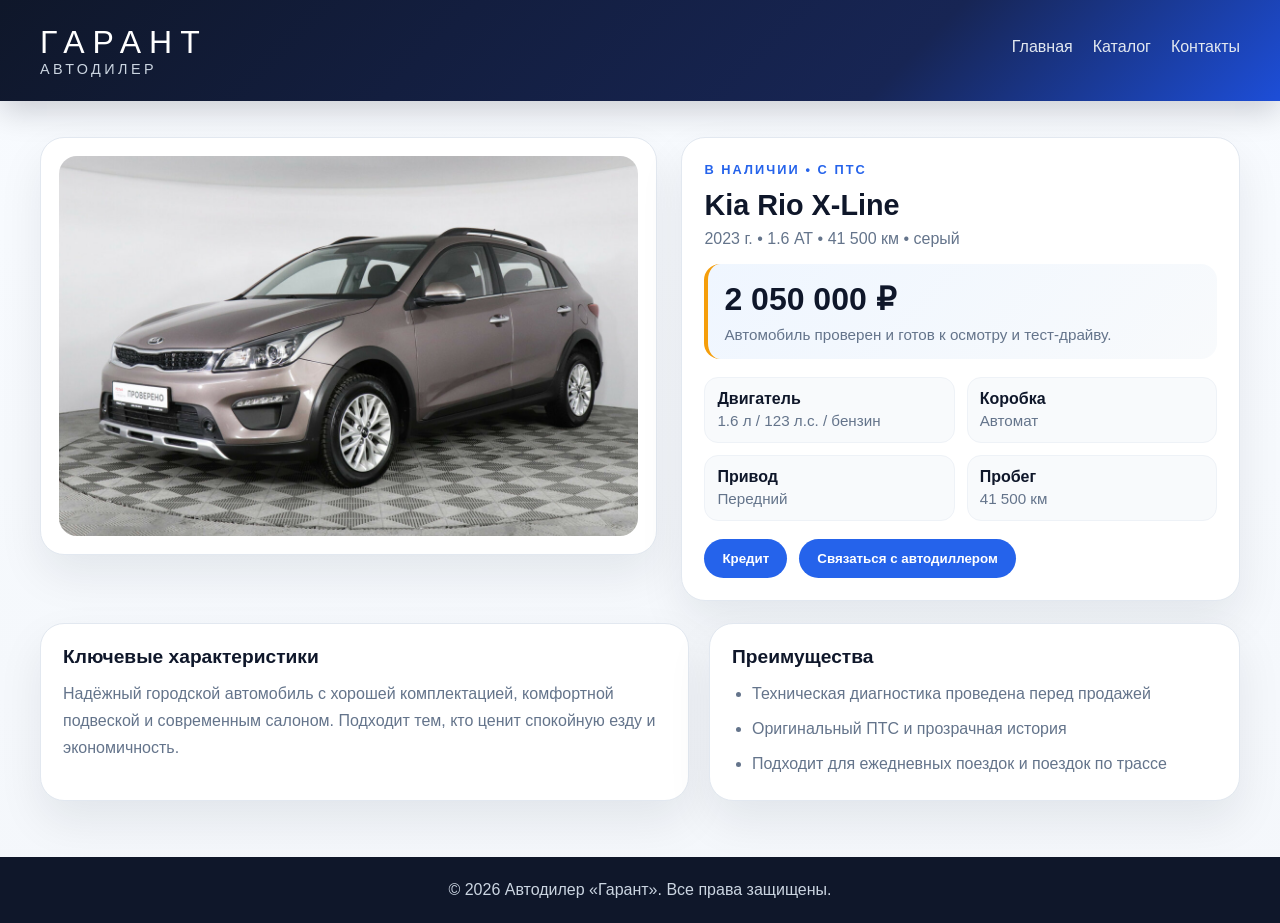
<file: podr-kia-rio.html>
<!DOCTYPE html>
<html lang="ru">
<head>
    <meta charset="UTF-8">
    <meta name="viewport" content="width=device-width, initial-scale=1.0">
    <title>Kia Rio X-Line 2023 — 41 500 км, купить в Москве | Гарант</title>
    <meta name="description" content="Kia Rio X-Line 2023, 1.6 АТ, 41 500 км. Проверенный автомобиль с ПТС, полной историей и диагностикой. Подробности, фото и запись на тест-драйв.">
    <link rel="stylesheet" href="catalog-style.css">
    <script defer src="car-actions.js"></script>
</head>
<body>
    <header>
        <div class="wrapper header-inner">
            <div class="logo">
                <h1>ГАРАНТ</h1>
                <span>автодилер</span>
            </div>
            <nav>
                <a href="index.html">Главная</a>
                <a href="Catalog.html">Каталог</a>
                <a href="Contact.html">Контакты</a>
            </nav>
        </div>
    </header>

    <div class="wrapper">
        <main>
            <section class="car-detail">
                <div class="car-gallery">
                    <div class="main-image">
                        <img src="images/kia-rio.jpg" alt="Kia Rio X-Line">
                    </div>
                </div>
                <div class="car-specs">
                    <p class="eyebrow">В наличии • С ПТС</p>
                    <h2>Kia Rio X-Line</h2>
                    <div class="car-subtitle">2023 г. • 1.6 АТ • 41 500 км • серый</div>
                    <div class="price-block">
                        <div class="price-big">2 050 000 ₽</div>
                        <div class="price-credit">Автомобиль проверен и готов к осмотру и тест-драйву.</div>
                    </div>
                    <div class="spec-grid">
                        <div class="spec-item"><strong>Двигатель</strong><span>1.6 л / 123 л.с. / бензин</span></div>
                        <div class="spec-item"><strong>Коробка</strong><span>Автомат</span></div>
                        <div class="spec-item"><strong>Привод</strong><span>Передний</span></div>
                        <div class="spec-item"><strong>Пробег</strong><span>41 500 км</span></div>
                    </div>
                    <div class="action-buttons">
                        <button class="btn action-btn" data-open-credit>Кредит</button>
                        <button class="btn btn-secondary action-btn" data-open-chat>Связаться с автодиллером</button>
                    </div>
                </div>
            </section>

            <section class="detail-section">
                <div class="detail-card">
                    <h3>Ключевые характеристики</h3>
                    <p>Надёжный городской автомобиль с хорошей комплектацией, комфортной подвеской и современным салоном. Подходит тем, кто ценит спокойную езду и экономичность.</p>
                </div>
                <div class="detail-card">
                    <h3>Преимущества</h3>
                    <ul>
                        <li>Техническая диагностика проведена перед продажей</li>
                        <li>Оригинальный ПТС и прозрачная история</li>
                        <li>Подходит для ежедневных поездок и поездок по трассе</li>
                    </ul>
                </div>
            </section>
        </main>
    </div>

    <div class="modal-overlay hidden" id="creditModal">
        <div class="modal-card">
            <h3>Кредит на автомобиль</h3>
            <p>Подберите удобные условия финансирования.</p>
            <form class="modal-form" id="creditForm">
                <label>Сумма кредита
                    <input type="number" name="creditAmount" id="creditAmount" min="100000" step="10000" value="2050000" required>
                </label>
                <label>Первоначальный взнос
                    <select name="initialPayment" id="initialPayment">
                        <option value="0">0 ₽</option>
                        <option value="205000">205 000 ₽</option>
                        <option value="410000">410 000 ₽</option>
                        <option value="615000">615 000 ₽</option>
                    </select>
                </label>
                <label>Срок кредита
                    <select name="creditTerm" id="creditTerm">
                        <option value="1">1 год</option>
                        <option value="2">2 года</option>
                        <option value="3" selected>3 года</option>
                        <option value="4">4 года</option>
                        <option value="5">5 лет</option>
                    </select>
                </label>
                <div class="modal-actions">
                    <button type="button" class="btn btn-secondary" data-close-modal>Закрыть</button>
                    <button type="submit" class="btn">Рассчитать</button>
                </div>
                <div id="creditResult" class="credit-result"></div>
            </form>
        </div>
    </div>

    <div class="modal-overlay hidden" id="chatModal">
        <div class="modal-card">
            <h3>Связаться с автодиллером</h3>
            <p>Напишите вопрос или пожелание — и мы ответим как можно скорее.</p>
            <div class="chat-log" id="chatLog"></div>
            <form class="modal-form" id="chatForm">
                <textarea id="chatInput" rows="4" placeholder="Например: хочу забронировать автомобиль и узнать детали..."></textarea>
                <div class="modal-actions">
                    <button type="button" class="btn btn-secondary" data-close-modal>Закрыть</button>
                    <button type="submit" class="btn">Отправить</button>
                </div>
            </form>
        </div>
    </div>

    <footer>
        <div class="wrapper">
            <p>© 2026 Автодилер «Гарант». Все права защищены.</p>
        </div>
    </footer>
</body>
</html>
</file>
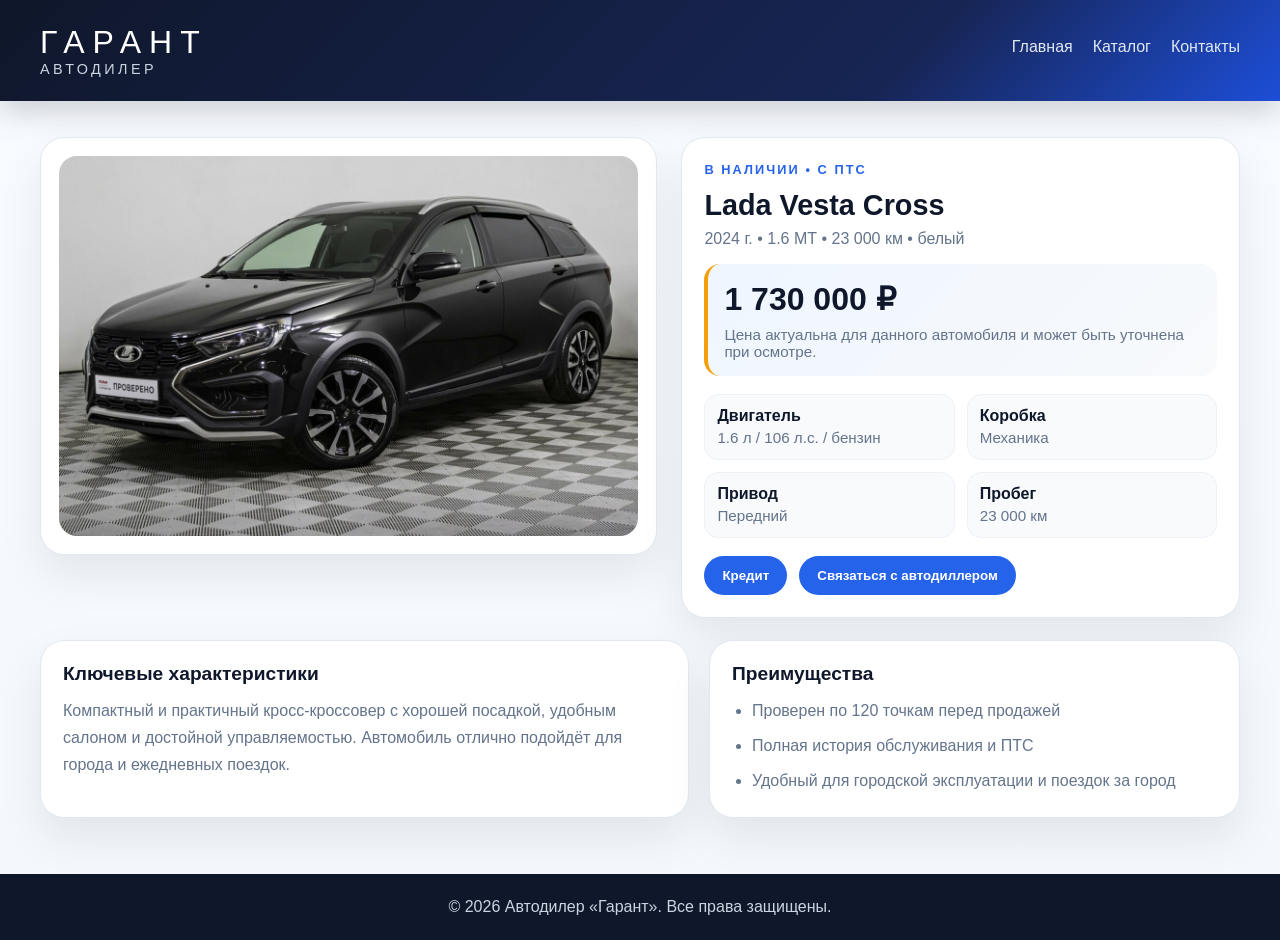
<file: podr-lada-vesta.html>
<!DOCTYPE html>
<html lang="ru">
<head>
    <meta charset="UTF-8">
    <meta name="viewport" content="width=device-width, initial-scale=1.0">
    <title>Lada Vesta Cross 2024 — пробег 23 000 км, купить в Москве | Гарант</title>
    <meta name="description" content="Lada Vesta Cross 2024, 1.6 МТ, 23 000 км, белый. Полная история, ПТС, 120-точечная диагностика, гарантия и помощь в оформлении сделки. Запись на тест-драйв.">
    <link rel="stylesheet" href="catalog-style.css">
    <script defer src="car-actions.js"></script>
</head>
<body>
    <header>
        <div class="wrapper header-inner">
            <div class="logo">
                <h1>ГАРАНТ</h1>
                <span>автодилер</span>
            </div>
            <nav>
                <a href="index.html">Главная</a>
                <a href="Catalog.html">Каталог</a>
                <a href="Contact.html">Контакты</a>
            </nav>
        </div>
    </header>

    <div class="wrapper">
        <main>
            <section class="car-detail">
                <div class="car-gallery">
                    <div class="main-image">
                        <img src="images/lada-vesta.jpg" alt="Lada Vesta Cross">
                    </div>
                </div>
                <div class="car-specs">
                    <p class="eyebrow">В наличии • С ПТС</p>
                    <h2>Lada Vesta Cross</h2>
                    <div class="car-subtitle">2024 г. • 1.6 МТ • 23 000 км • белый</div>
                    <div class="price-block">
                        <div class="price-big">1 730 000 ₽</div>
                        <div class="price-credit">Цена актуальна для данного автомобиля и может быть уточнена при осмотре.</div>
                    </div>
                    <div class="spec-grid">
                        <div class="spec-item"><strong>Двигатель</strong><span>1.6 л / 106 л.с. / бензин</span></div>
                        <div class="spec-item"><strong>Коробка</strong><span>Механика</span></div>
                        <div class="spec-item"><strong>Привод</strong><span>Передний</span></div>
                        <div class="spec-item"><strong>Пробег</strong><span>23 000 км</span></div>
                    </div>
                    <div class="action-buttons">
                        <button class="btn action-btn" data-open-credit>Кредит</button>
                        <button class="btn btn-secondary action-btn" data-open-chat>Связаться с автодиллером</button>
                    </div>
                </div>
            </section>

            <section class="detail-section">
                <div class="detail-card">
                    <h3>Ключевые характеристики</h3>
                    <p>Компактный и практичный кросс-кроссовер с хорошей посадкой, удобным салоном и достойной управляемостью. Автомобиль отлично подойдёт для города и ежедневных поездок.</p>
                </div>
                <div class="detail-card">
                    <h3>Преимущества</h3>
                    <ul>
                        <li>Проверен по 120 точкам перед продажей</li>
                        <li>Полная история обслуживания и ПТС</li>
                        <li>Удобный для городской эксплуатации и поездок за город</li>
                    </ul>
                </div>
            </section>
        </main>
    </div>

    <div class="modal-overlay hidden" id="creditModal">
        <div class="modal-card">
            <h3>Кредит на автомобиль</h3>
            <p>Подберите удобные условия финансирования.</p>
            <form class="modal-form" id="creditForm">
                <label>Сумма кредита
                    <input type="number" name="creditAmount" id="creditAmount" min="100000" step="10000" value="1730000" required>
                </label>
                <label>Первоначальный взнос
                    <select name="initialPayment" id="initialPayment">
                        <option value="0">0 ₽</option>
                        <option value="173000">173 000 ₽</option>
                        <option value="346000">346 000 ₽</option>
                        <option value="519000">519 000 ₽</option>
                    </select>
                </label>
                <label>Срок кредита
                    <select name="creditTerm" id="creditTerm">
                        <option value="1">1 год</option>
                        <option value="2">2 года</option>
                        <option value="3" selected>3 года</option>
                        <option value="4">4 года</option>
                        <option value="5">5 лет</option>
                    </select>
                </label>
                <div class="modal-actions">
                    <button type="button" class="btn btn-secondary" data-close-modal>Закрыть</button>
                    <button type="submit" class="btn">Рассчитать</button>
                </div>
                <div id="creditResult" class="credit-result"></div>
            </form>
        </div>
    </div>

    <div class="modal-overlay hidden" id="chatModal">
        <div class="modal-card">
            <h3>Связаться с автодиллером</h3>
            <p>Напишите вопрос или пожелание — и мы ответим как можно скорее.</p>
            <div class="chat-log" id="chatLog"></div>
            <form class="modal-form" id="chatForm">
                <textarea id="chatInput" rows="4" placeholder="Например: хочу забронировать автомобиль и узнать детали..."></textarea>
                <div class="modal-actions">
                    <button type="button" class="btn btn-secondary" data-close-modal>Закрыть</button>
                    <button type="submit" class="btn">Отправить</button>
                </div>
            </form>
        </div>
    </div>

    <footer>
        <div class="wrapper">
            <p>© 2026 Автодилер «Гарант». Все права защищены.</p>
        </div>
    </footer>
</body>
</html>
</file>
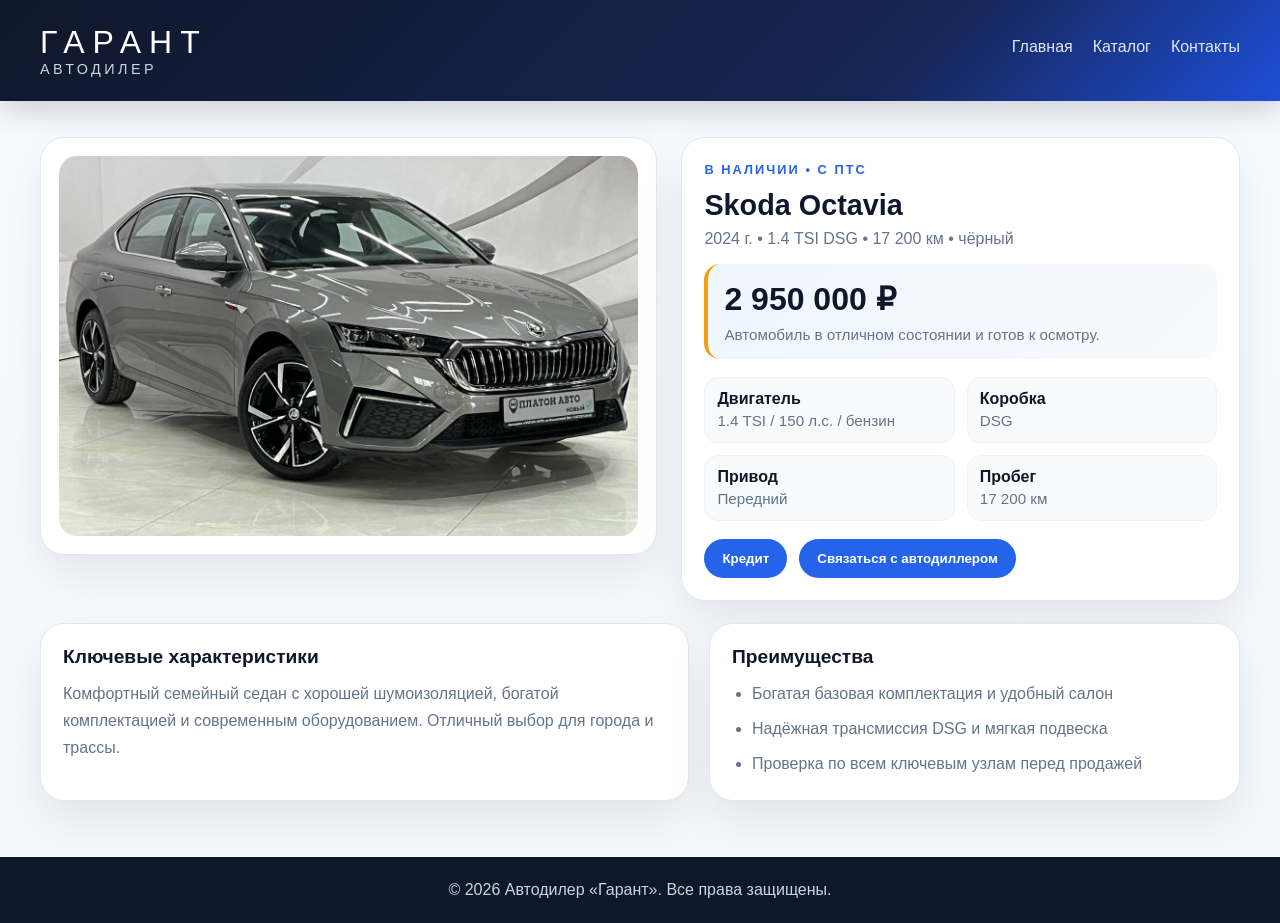
<file: podr-skoda-octavia.html>
<!DOCTYPE html>
<html lang="ru">
<head>
    <meta charset="UTF-8">
    <meta name="viewport" content="width=device-width, initial-scale=1.0">
    <title>Skoda Octavia 2024 — 17 200 км, купить в Москве | Гарант</title>
    <meta name="description" content="Skoda Octavia 2024, 1.4 TSI DSG, 17 200 км, чёрный. Автомобиль с ПТС и полной историей. Запись на тест-драйв и выгодные условия покупки.">
    <link rel="stylesheet" href="catalog-style.css">
    <script defer src="car-actions.js"></script>
</head>
<body>
    <header>
        <div class="wrapper header-inner">
            <div class="logo">
                <h1>ГАРАНТ</h1>
                <span>автодилер</span>
            </div>
            <nav>
                <a href="index.html">Главная</a>
                <a href="Catalog.html">Каталог</a>
                <a href="Contact.html">Контакты</a>
            </nav>
        </div>
    </header>

    <div class="wrapper">
        <main>
            <section class="car-detail">
                <div class="car-gallery">
                    <div class="main-image">
                        <img src="images/skoda-octavia.jpg" alt="Skoda Octavia">
                    </div>
                </div>
                <div class="car-specs">
                    <p class="eyebrow">В наличии • С ПТС</p>
                    <h2>Skoda Octavia</h2>
                    <div class="car-subtitle">2024 г. • 1.4 TSI DSG • 17 200 км • чёрный</div>
                    <div class="price-block">
                        <div class="price-big">2 950 000 ₽</div>
                        <div class="price-credit">Автомобиль в отличном состоянии и готов к осмотру.</div>
                    </div>
                    <div class="spec-grid">
                        <div class="spec-item"><strong>Двигатель</strong><span>1.4 TSI / 150 л.с. / бензин</span></div>
                        <div class="spec-item"><strong>Коробка</strong><span>DSG</span></div>
                        <div class="spec-item"><strong>Привод</strong><span>Передний</span></div>
                        <div class="spec-item"><strong>Пробег</strong><span>17 200 км</span></div>
                    </div>
                    <div class="action-buttons">
                        <button class="btn action-btn" data-open-credit>Кредит</button>
                        <button class="btn btn-secondary action-btn" data-open-chat>Связаться с автодиллером</button>
                    </div>
                </div>
            </section>

            <section class="detail-section">
                <div class="detail-card">
                    <h3>Ключевые характеристики</h3>
                    <p>Комфортный семейный седан с хорошей шумоизоляцией, богатой комплектацией и современным оборудованием. Отличный выбор для города и трассы.</p>
                </div>
                <div class="detail-card">
                    <h3>Преимущества</h3>
                    <ul>
                        <li>Богатая базовая комплектация и удобный салон</li>
                        <li>Надёжная трансмиссия DSG и мягкая подвеска</li>
                        <li>Проверка по всем ключевым узлам перед продажей</li>
                    </ul>
                </div>
            </section>
        </main>
    </div>

    <div class="modal-overlay hidden" id="creditModal">
        <div class="modal-card">
            <h3>Кредит на автомобиль</h3>
            <p>Подберите удобные условия финансирования.</p>
            <form class="modal-form" id="creditForm">
                <label>Сумма кредита
                    <input type="number" name="creditAmount" id="creditAmount" min="100000" step="10000" value="2950000" required>
                </label>
                <label>Первоначальный взнос
                    <select name="initialPayment" id="initialPayment">
                        <option value="0">0 ₽</option>
                        <option value="295000">295 000 ₽</option>
                        <option value="590000">590 000 ₽</option>
                        <option value="885000">885 000 ₽</option>
                    </select>
                </label>
                <label>Срок кредита
                    <select name="creditTerm" id="creditTerm">
                        <option value="1">1 год</option>
                        <option value="2">2 года</option>
                        <option value="3" selected>3 года</option>
                        <option value="4">4 года</option>
                        <option value="5">5 лет</option>
                    </select>
                </label>
                <div class="modal-actions">
                    <button type="button" class="btn btn-secondary" data-close-modal>Закрыть</button>
                    <button type="submit" class="btn">Рассчитать</button>
                </div>
                <div id="creditResult" class="credit-result"></div>
            </form>
        </div>
    </div>

    <div class="modal-overlay hidden" id="chatModal">
        <div class="modal-card">
            <h3>Связаться с автодиллером</h3>
            <p>Напишите вопрос или пожелание — и мы ответим как можно скорее.</p>
            <div class="chat-log" id="chatLog"></div>
            <form class="modal-form" id="chatForm">
                <textarea id="chatInput" rows="4" placeholder="Например: хочу забронировать автомобиль и узнать детали..."></textarea>
                <div class="modal-actions">
                    <button type="button" class="btn btn-secondary" data-close-modal>Закрыть</button>
                    <button type="submit" class="btn">Отправить</button>
                </div>
            </form>
        </div>
    </div>

    <footer>
        <div class="wrapper">
            <p>© 2026 Автодилер «Гарант». Все права защищены.</p>
        </div>
    </footer>
</body>
</html>
</file>
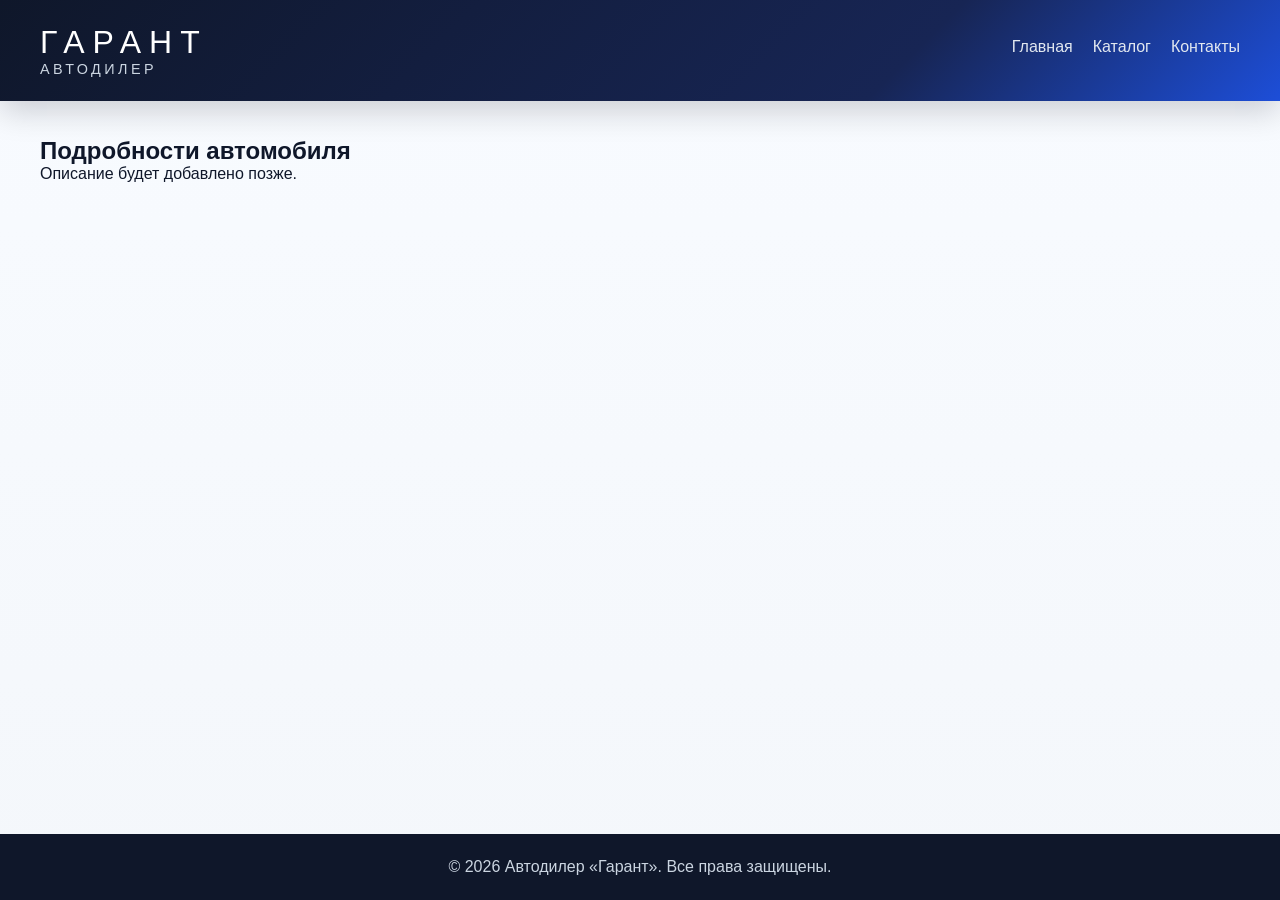
<file: podr.html>
<!DOCTYPE html>
<html lang="ru">
<head>
	<meta charset="UTF-8">
	<meta name="viewport" content="width=device-width, initial-scale=1.0">
	<title>Подробности автомобиля — Гарант</title>
	<meta name="description" content="Страница подробного описания автомобиля: характеристики, фото, цена и условия покупки. Обратитесь к менеджеру для записи на тест-драйв.">
	<link rel="stylesheet" href="catalog-style.css">
</head>
<body>
	<header>
		<div class="wrapper header-inner">
			<div class="logo">
				<h1>ГАРАНТ</h1>
				<span>автодилер</span>
			</div>
			<nav>
				<a href="index.html">Главная</a>
				<a href="Catalog.html">Каталог</a>
				<a href="Contact.html">Контакты</a>
			</nav>
		</div>
	</header>
	<div class="wrapper">
		<main>
			<h2>Подробности автомобиля</h2>
			<p>Описание будет добавлено позже.</p>
		</main>
	</div>
	<footer>
		<div class="wrapper">
			<p>© 2026 Автодилер «Гарант». Все права защищены.</p>
		</div>
	</footer>
</body>
</html>
</file>
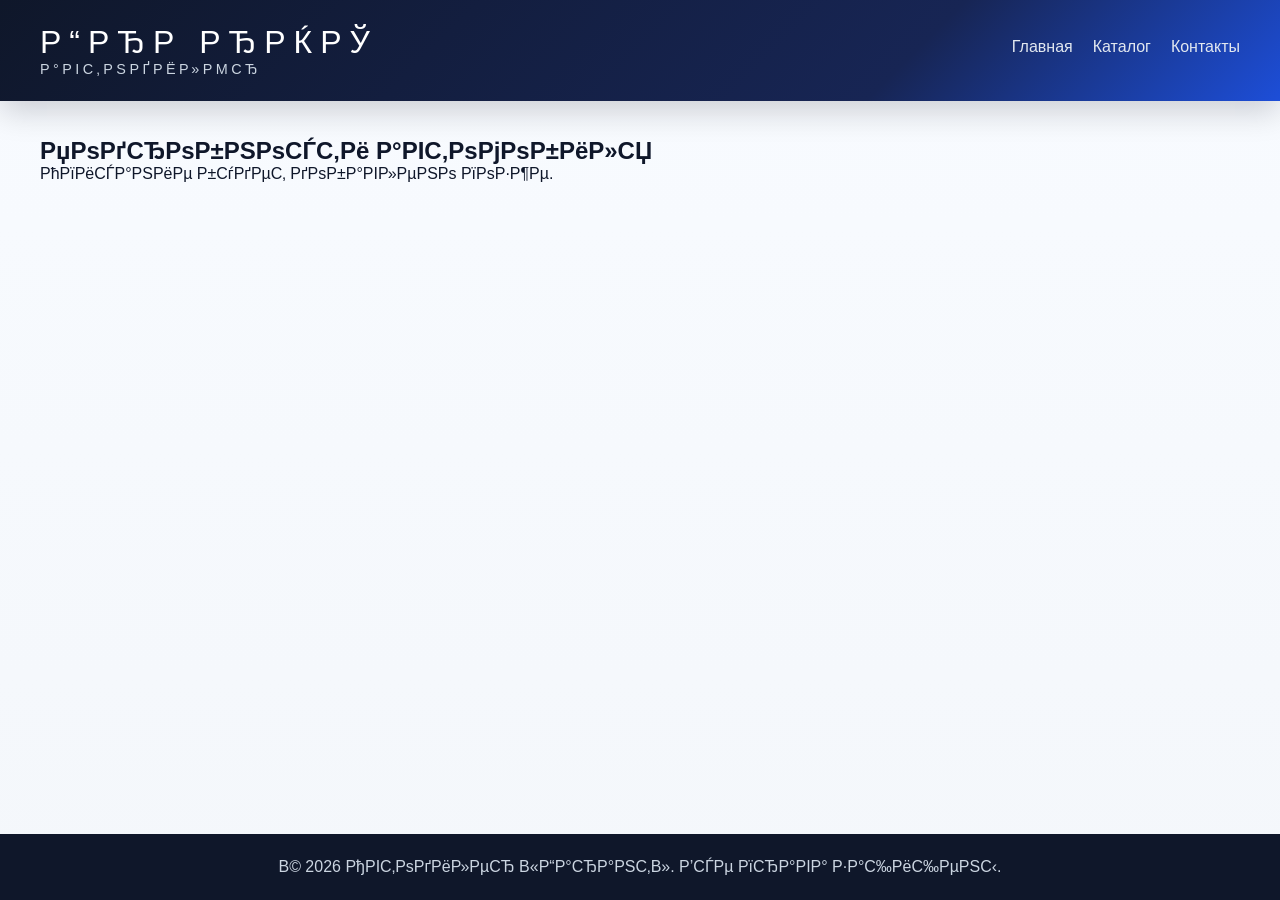
<file: podr3.html>
﻿<!DOCTYPE html>
<html lang="ru">
<head>
	<meta charset="UTF-8">
	<meta name="viewport" content="width=device-width, initial-scale=1.0">
	<title>РџРѕРґСЂРѕР±РЅРѕСЃС‚Рё Р°РІС‚РѕРјРѕР±РёР»СЏ вЂ” Р“Р°СЂР°РЅС‚</title>
	<meta name="description" content="РЎС‚СЂР°РЅРёС†Р° РїРѕРґСЂРѕР±РЅРѕРіРѕ РѕРїРёСЃР°РЅРёСЏ Р°РІС‚РѕРјРѕР±РёР»СЏ: С…Р°СЂР°РєС‚РµСЂРёСЃС‚РёРєРё, С„РѕС‚Рѕ, С†РµРЅР° Рё СѓСЃР»РѕРІРёСЏ РїРѕРєСѓРїРєРё. РћР±СЂР°С‚РёС‚РµСЃСЊ Рє РјРµРЅРµРґР¶РµСЂСѓ РґР»СЏ Р·Р°РїРёСЃРё РЅР° С‚РµСЃС‚-РґСЂР°Р№РІ.">
	<link rel="stylesheet" href="catalog-style.css">
</head>
<body>
	<header>
		<div class="wrapper header-inner">
			<div class="logo">
				<h1>Р“РђР РђРќРў</h1>
				<span>Р°РІС‚РѕРґРёР»РµСЂ</span>
			</div>
			<nav>
				<a href="index.html">Главная</a>
				<a href="Catalog.html">Каталог</a>
				<a href="Contact.html">Контакты</a>
			</nav>
		</div>
	</header>
	<div class="wrapper">
		<main>
			<h2>РџРѕРґСЂРѕР±РЅРѕСЃС‚Рё Р°РІС‚РѕРјРѕР±РёР»СЏ</h2>
			<p>РћРїРёСЃР°РЅРёРµ Р±СѓРґРµС‚ РґРѕР±Р°РІР»РµРЅРѕ РїРѕР·Р¶Рµ.</p>
		</main>
	</div>
	<footer>
		<div class="wrapper">
			<p>В© 2026 РђРІС‚РѕРґРёР»РµСЂ В«Р“Р°СЂР°РЅС‚В». Р’СЃРµ РїСЂР°РІР° Р·Р°С‰РёС‰РµРЅС‹.</p>
		</div>
	</footer>
</body>
</html>
</file>
<file: style.css>
:root {
    --bg: #f4f7fb;
    --surface: #ffffff;
    --text: #0f172a;
    --muted: #64748b;
    --primary: #2563eb;
    --primary-dark: #1d4ed8;
    --accent: #f59e0b;
    --border: #e2e8f0;
    --shadow: 0 20px 45px rgba(15, 23, 42, 0.08);
}

* {
    margin: 0;
    padding: 0;
    box-sizing: border-box;
    font-family: 'Segoe UI', Tahoma, Geneva, Verdana, sans-serif;
}

html, body {
    overflow-x: hidden;
}

body.home-page {
    min-height: 100vh;
    display: flex;
    flex-direction: column;
    background: linear-gradient(180deg, rgba(248, 251, 255, 0.75) 0%, rgba(244, 247, 251, 0.8) 100%), url('images/back.jpg') center/cover no-repeat;
    background-attachment: fixed;
    color: var(--text);
}

.wrapper {
    width: min(1200px, calc(100% - 32px));
    margin: 0 auto;
}

header {
    background: linear-gradient(135deg, #0f172a, #172554 70%, #1d4ed8);
    color: white;
    padding: 24px 0;
    box-shadow: 0 10px 30px rgba(2, 6, 23, 0.18);
}

.header-inner {
    display: flex;
    justify-content: space-between;
    align-items: center;
    flex-wrap: wrap;
    gap: 16px;
}

.logo h1 {
    font-size: 2rem;
    font-weight: 400;
    letter-spacing: 0.25em;
    text-transform: uppercase;
}

.logo span {
    display: block;
    color: #cbd5e1;
    font-size: 0.9rem;
    letter-spacing: 0.24em;
    text-transform: uppercase;
}

nav {
    display: flex;
    flex-wrap: wrap;
    gap: 20px;
}

nav a {
    color: #e2e8f0;
    text-decoration: none;
    font-weight: 500;
    padding-bottom: 6px;
    border-bottom: 2px solid transparent;
    transition: 0.2s ease;
}

nav a:hover,
nav a.active-page {
    color: white;
    border-bottom-color: var(--accent);
}

main {
    flex: 1;
    padding: 36px 0 56px;
}

.hero {
    display: grid;
    grid-template-columns: 1.1fr 0.9fr;
    gap: 24px;
    align-items: center;
    background: linear-gradient(135deg, #ffffff 0%, #eef6ff 100%);
    border-radius: 24px;
    padding: 30px;
    box-shadow: var(--shadow);
    margin-bottom: 24px;
}

.eyebrow {
    display: inline-block;
    margin-bottom: 12px;
    color: var(--primary);
    font-weight: 700;
    text-transform: uppercase;
    letter-spacing: 0.16em;
    font-size: 0.8rem;
}

.hero h2 {
    font-size: clamp(2rem, 3vw, 3rem);
    margin-bottom: 16px;
    line-height: 1.15;
}

.hero p {
    color: var(--muted);
    line-height: 1.7;
    font-size: 1rem;
}

.hero-actions {
    display: flex;
    flex-wrap: wrap;
    gap: 12px;
    margin-top: 22px;
}

.btn {
    display: inline-block;
    background: var(--primary);
    color: white;
    border: none;
    padding: 12px 20px;
    border-radius: 999px;
    text-decoration: none;
    font-weight: 600;
    cursor: pointer;
    transition: transform 0.2s ease, background 0.2s ease;
}

.btn:hover {
    transform: translateY(-1px);
    background: var(--primary-dark);
}

.btn-secondary {
    background: white;
    color: var(--text);
    border: 1px solid var(--border);
}

.btn-secondary:hover {
    background: #f8fafc;
    color: var(--text);
}

.hero-card {
    background: #0f172a;
    color: white;
    border-radius: 20px;
    padding: 24px;
    display: grid;
    gap: 12px;
    min-height: 270px;
}

.card-line {
    padding: 10px 12px;
    border-radius: 12px;
    background: rgba(255, 255, 255, 0.08);
}

.stats {
    display: grid;
    grid-template-columns: repeat(3, minmax(0, 1fr));
    gap: 16px;
    margin-bottom: 24px;
}

.stat-card {
    background: white;
    border: 1px solid var(--border);
    border-radius: 18px;
    padding: 20px;
    box-shadow: var(--shadow);
    display: flex;
    flex-direction: column;
    gap: 6px;
}

.stat-card strong {
    font-size: 1.3rem;
    color: var(--primary);
}

.features {
    display: grid;
    grid-template-columns: repeat(3, minmax(0, 1fr));
    gap: 20px;
}

.feature-card {
    background: white;
    border: 1px solid var(--border);
    border-radius: 18px;
    padding: 24px;
    box-shadow: var(--shadow);
}

.feature-card h3 {
    margin-bottom: 10px;
    color: var(--text);
}

.feature-card p {
    color: var(--muted);
    line-height: 1.6;
}

footer {
    background: #0f172a;
    color: #cbd5e1;
    padding: 24px 0;
    margin-top: auto;
}

.footer-row {
    display: flex;
    justify-content: space-between;
    align-items: center;
    flex-wrap: wrap;
    gap: 12px;
}

.footer-links {
    display: flex;
    flex-wrap: wrap;
    gap: 16px;
}

.footer-links a {
    color: #bfdbfe;
    text-decoration: none;
}

.footer-links a:hover {
    color: white;
}

.policy-card {
    background: white;
    border-radius: 24px;
    padding: 28px;
    box-shadow: var(--shadow);
    margin: 20px 0 40px;
}

.policy-card h2 {
    margin-bottom: 12px;
}

.policy-card p,
.policy-card li {
    color: var(--muted);
    line-height: 1.7;
}

.policy-list {
    padding-left: 20px;
    margin-top: 14px;
    display: grid;
    gap: 10px;
}

.cookie-banner {
    position: fixed;
    right: 18px;
    bottom: 18px;
    max-width: 360px;
    background: white;
    border: 1px solid var(--border);
    box-shadow: var(--shadow);
    border-radius: 18px;
    padding: 16px;
    display: none;
    z-index: 1001;
}

.cookie-banner.show {
    display: block;
}

.cookie-actions {
    display: flex;
    gap: 10px;
    margin-top: 12px;
    flex-wrap: wrap;
}

.cookie-btn {
    padding: 10px 14px;
    border-radius: 999px;
    border: 1px solid var(--border);
    background: white;
    cursor: pointer;
}

.cookie-btn.primary {
    background: var(--primary);
    color: white;
    border-color: var(--primary);
}

.cookie-settings-overlay {
    position: fixed;
    inset: 0;
    background: rgba(2, 6, 23, 0.48);
    display: none;
    align-items: center;
    justify-content: center;
    padding: 24px;
    z-index: 1002;
}

.cookie-settings-overlay.show {
    display: flex;
}

.cookie-settings {
    width: min(560px, 100%);
    background: white;
    border-radius: 22px;
    padding: 24px;
    box-shadow: var(--shadow);
    max-height: min(90vh, 760px);
    overflow: auto;
}

.cookie-settings h3 {
    margin-top: 0;
}

.cookie-settings ul {
    padding-left: 20px;
    margin-top: 12px;
    display: grid;
    gap: 10px;
}

.cookie-settings p {
    color: var(--muted);
    line-height: 1.7;
}

.cookie-settings .cookie-actions {
    justify-content: flex-end;
    margin-top: 18px;
}

@media (max-width: 900px) {
    .hero {
        grid-template-columns: 1fr;
    }

    .stats,
    .features {
        grid-template-columns: 1fr 1fr;
    }
}

@media (max-width: 640px) {
    .header-inner {
        flex-direction: column;
        align-items: flex-start;
    }

    .stats,
    .features {
        grid-template-columns: 1fr;
    }

    .hero {
        padding: 22px;
    }

    .footer-row {
        flex-direction: column;
        align-items: flex-start;
    }

    .btn {
        width: 100%;
        text-align: center;
    }
}
</file>
<file: catalog-style.css>
:root {
    --bg: #f4f7fb;
    --surface: #ffffff;
    --text: #0f172a;
    --muted: #64748b;
    --primary: #2563eb;
    --primary-dark: #1d4ed8;
    --accent: #f59e0b;
    --border: #e2e8f0;
    --shadow: 0 20px 45px rgba(15, 23, 42, 0.08);
}

* {
    margin: 0;
    padding: 0;
    box-sizing: border-box;
    font-family: 'Segoe UI', Tahoma, Geneva, Verdana, sans-serif;
}

body {
    min-height: 100vh;
    display: flex;
    flex-direction: column;
    background: linear-gradient(180deg, #f8fbff 0%, var(--bg) 100%);
    color: var(--text);
}

.wrapper {
    width: min(1200px, calc(100% - 32px));
    margin: 0 auto;
}

header {
    background: linear-gradient(135deg, #0f172a, #172554 70%, #1d4ed8);
    color: white;
    padding: 24px 0;
    box-shadow: 0 10px 30px rgba(2, 6, 23, 0.18);
}

.header-inner {
    display: flex;
    justify-content: space-between;
    align-items: center;
    flex-wrap: wrap;
    gap: 16px;
}

.logo h1 {
    font-size: 2rem;
    font-weight: 400;
    letter-spacing: 0.25em;
    text-transform: uppercase;
}

.logo span {
    display: block;
    color: #cbd5e1;
    font-size: 0.9rem;
    letter-spacing: 0.24em;
    text-transform: uppercase;
}

nav {
    display: flex;
    flex-wrap: wrap;
    gap: 20px;
}

nav a {
    color: #e2e8f0;
    text-decoration: none;
    font-weight: 500;
    padding-bottom: 6px;
    border-bottom: 2px solid transparent;
    transition: 0.2s ease;
}

nav a:hover,
nav a.active-page {
    color: white;
    border-bottom-color: var(--accent);
}

main {
    flex: 1;
    padding: 36px 0 56px;
}

.catalog-hero {
    display: grid;
    grid-template-columns: 1.1fr 0.9fr;
    gap: 24px;
    padding: 30px;
    border-radius: 24px;
    background: linear-gradient(135deg, #ffffff 0%, #eef6ff 100%);
    box-shadow: var(--shadow);
    margin-bottom: 24px;
}

.eyebrow {
    display: inline-block;
    margin-bottom: 12px;
    color: var(--primary);
    font-weight: 700;
    letter-spacing: 0.16em;
    text-transform: uppercase;
    font-size: 0.8rem;
}

.catalog-hero h2 {
    font-size: clamp(1.8rem, 3vw, 2.6rem);
    margin-bottom: 10px;
}

.catalog-hero p {
    color: var(--muted);
    line-height: 1.7;
}

.hero-actions {
    margin-top: 18px;
}

.btn {
    display: inline-block;
    background: var(--primary);
    color: white;
    text-decoration: none;
    padding: 12px 18px;
    border-radius: 999px;
    font-weight: 600;
    transition: all 0.2s ease;
}

.btn:hover {
    background: var(--primary-dark);
    transform: translateY(-1px);
}

.catalog-highlight-card {
    background: #0f172a;
    color: white;
    border-radius: 20px;
    padding: 24px;
    display: grid;
    gap: 12px;
}

.card-line {
    padding: 10px 12px;
    border-radius: 12px;
    background: rgba(255,255,255,0.08);
}

.catalog-grid {
    display: grid;
    grid-template-columns: repeat(2, minmax(0, 1fr));
    gap: 20px;
    margin-top: 20px;
}

.car-card {
    display: grid;
    background: var(--surface);
    border: 1px solid var(--border);
    border-radius: 20px;
    overflow: hidden;
    box-shadow: var(--shadow);
}

.car-img {
    height: 220px;
    overflow: hidden;
    background: #e2e8f0;
}

.car-img img {
    width: 100%;
    height: 100%;
    object-fit: cover;
    display: block;
}

.car-info {
    padding: 18px;
}

.car-info h3 {
    font-size: 1.2rem;
    margin-bottom: 8px;
}

.car-desc {
    color: var(--muted);
    margin-bottom: 10px;
    line-height: 1.5;
}

.price {
    font-size: 1.25rem;
    font-weight: 700;
    color: var(--text);
    margin-bottom: 12px;
}

.btn-detail {
    display: inline-block;
    background: transparent;
    color: var(--primary);
    border: 1px solid var(--primary);
    padding: 10px 14px;
    border-radius: 999px;
    text-decoration: none;
    font-weight: 600;
    transition: all 0.2s ease;
}

.btn-detail:hover {
    background: var(--primary);
    color: white;
}

.price-note {
    margin-top: 16px;
    color: var(--muted);
    font-size: 0.95rem;
}

.car-detail {
    display: grid;
    grid-template-columns: 1.05fr 0.95fr;
    gap: 24px;
    align-items: start;
}

.car-gallery {
    background: white;
    border: 1px solid var(--border);
    border-radius: 24px;
    padding: 18px;
    box-shadow: var(--shadow);
}

.main-image {
    width: 100%;
    height: 380px;
    border-radius: 18px;
    overflow: hidden;
    background: #e2e8f0;
}

.main-image img {
    width: 100%;
    height: 100%;
    object-fit: cover;
}

.car-specs {
    background: white;
    border: 1px solid var(--border);
    border-radius: 24px;
    padding: 22px;
    box-shadow: var(--shadow);
}

.car-specs h2 {
    font-size: 1.8rem;
    margin-bottom: 8px;
}

.car-subtitle {
    color: var(--muted);
    margin-bottom: 16px;
}

.price-block {
    background: linear-gradient(135deg, #eff6ff, #f8fafc);
    border-left: 4px solid var(--accent);
    padding: 16px;
    border-radius: 16px;
    margin-bottom: 18px;
}

.price-big {
    font-size: 2rem;
    font-weight: 700;
}

.price-credit {
    color: var(--muted);
    margin-top: 8px;
    font-size: 0.95rem;
}

.spec-grid {
    display: grid;
    grid-template-columns: repeat(2, minmax(0, 1fr));
    gap: 12px;
    margin-top: 12px;
}

.spec-item {
    background: #f8fafc;
    border: 1px solid #eef2f7;
    border-radius: 14px;
    padding: 12px;
}

.spec-item strong {
    display: block;
    margin-bottom: 4px;
    color: var(--text);
}

.spec-item span {
    color: var(--muted);
    font-size: 0.95rem;
}

.detail-section {
    display: grid;
    grid-template-columns: 1.1fr 0.9fr;
    gap: 20px;
    margin-top: 22px;
}

.detail-card {
    background: white;
    border: 1px solid var(--border);
    border-radius: 24px;
    padding: 22px;
    box-shadow: var(--shadow);
}

.detail-card h3 {
    margin-bottom: 12px;
    font-size: 1.2rem;
}

.detail-card p,
.detail-card li {
    color: var(--muted);
    line-height: 1.7;
}

.detail-card ul {
    padding-left: 20px;
    display: grid;
    gap: 8px;
}

footer {
    background: #0f172a;
    color: #cbd5e1;
    text-align: center;
    padding: 24px 0;
    margin-top: auto;
}

.action-buttons {
    display: flex;
    flex-wrap: wrap;
    gap: 12px;
    margin-top: 18px;
}

.action-btn {
    border: none;
    cursor: pointer;
}

.modal-overlay {
    position: fixed;
    inset: 0;
    background: rgba(15, 23, 42, 0.65);
    display: flex;
    align-items: center;
    justify-content: center;
    padding: 20px;
    z-index: 1000;
}

.modal-overlay.hidden {
    display: none;
}

.modal-card {
    width: min(560px, 100%);
    background: white;
    border-radius: 20px;
    padding: 24px;
    box-shadow: 0 20px 45px rgba(15, 23, 42, 0.22);
}

.modal-card h3 {
    margin-bottom: 12px;
}

.modal-card p,
.modal-card label {
    color: var(--muted);
    line-height: 1.6;
}

.modal-form {
    display: grid;
    gap: 12px;
    margin-top: 14px;
}

.modal-form input,
.modal-form select,
.modal-form textarea {
    width: 100%;
    padding: 10px 12px;
    border: 1px solid var(--border);
    border-radius: 12px;
    font: inherit;
}

.modal-actions {
    display: flex;
    justify-content: flex-end;
    gap: 10px;
    margin-top: 10px;
}

.chat-log {
    display: grid;
    gap: 8px;
    max-height: 220px;
    overflow-y: auto;
    padding-right: 4px;
    margin-bottom: 12px;
}

.chat-bubble {
    padding: 10px 12px;
    border-radius: 12px;
    max-width: 85%;
    line-height: 1.5;
}

.chat-bubble.user {
    background: #dbeafe;
    margin-left: auto;
}

.chat-bubble.assistant {
    background: #f1f5f9;
}

body.modal-open {
    overflow: hidden;
}

@media (max-width: 900px) {
    .catalog-hero,
    .car-detail,
    .detail-section {
        grid-template-columns: 1fr;
    }
    .catalog-grid {
        grid-template-columns: 1fr;
    }
}

@media (max-width: 640px) {
    .header-inner {
        flex-direction: column;
        align-items: flex-start;
    }
    .catalog-hero,
    .car-specs,
    .detail-card,
    .car-gallery {
        padding: 18px;
    }
    .spec-grid {
        grid-template-columns: 1fr;
    }
    .main-image {
        height: 260px;
    }
}
</file>
